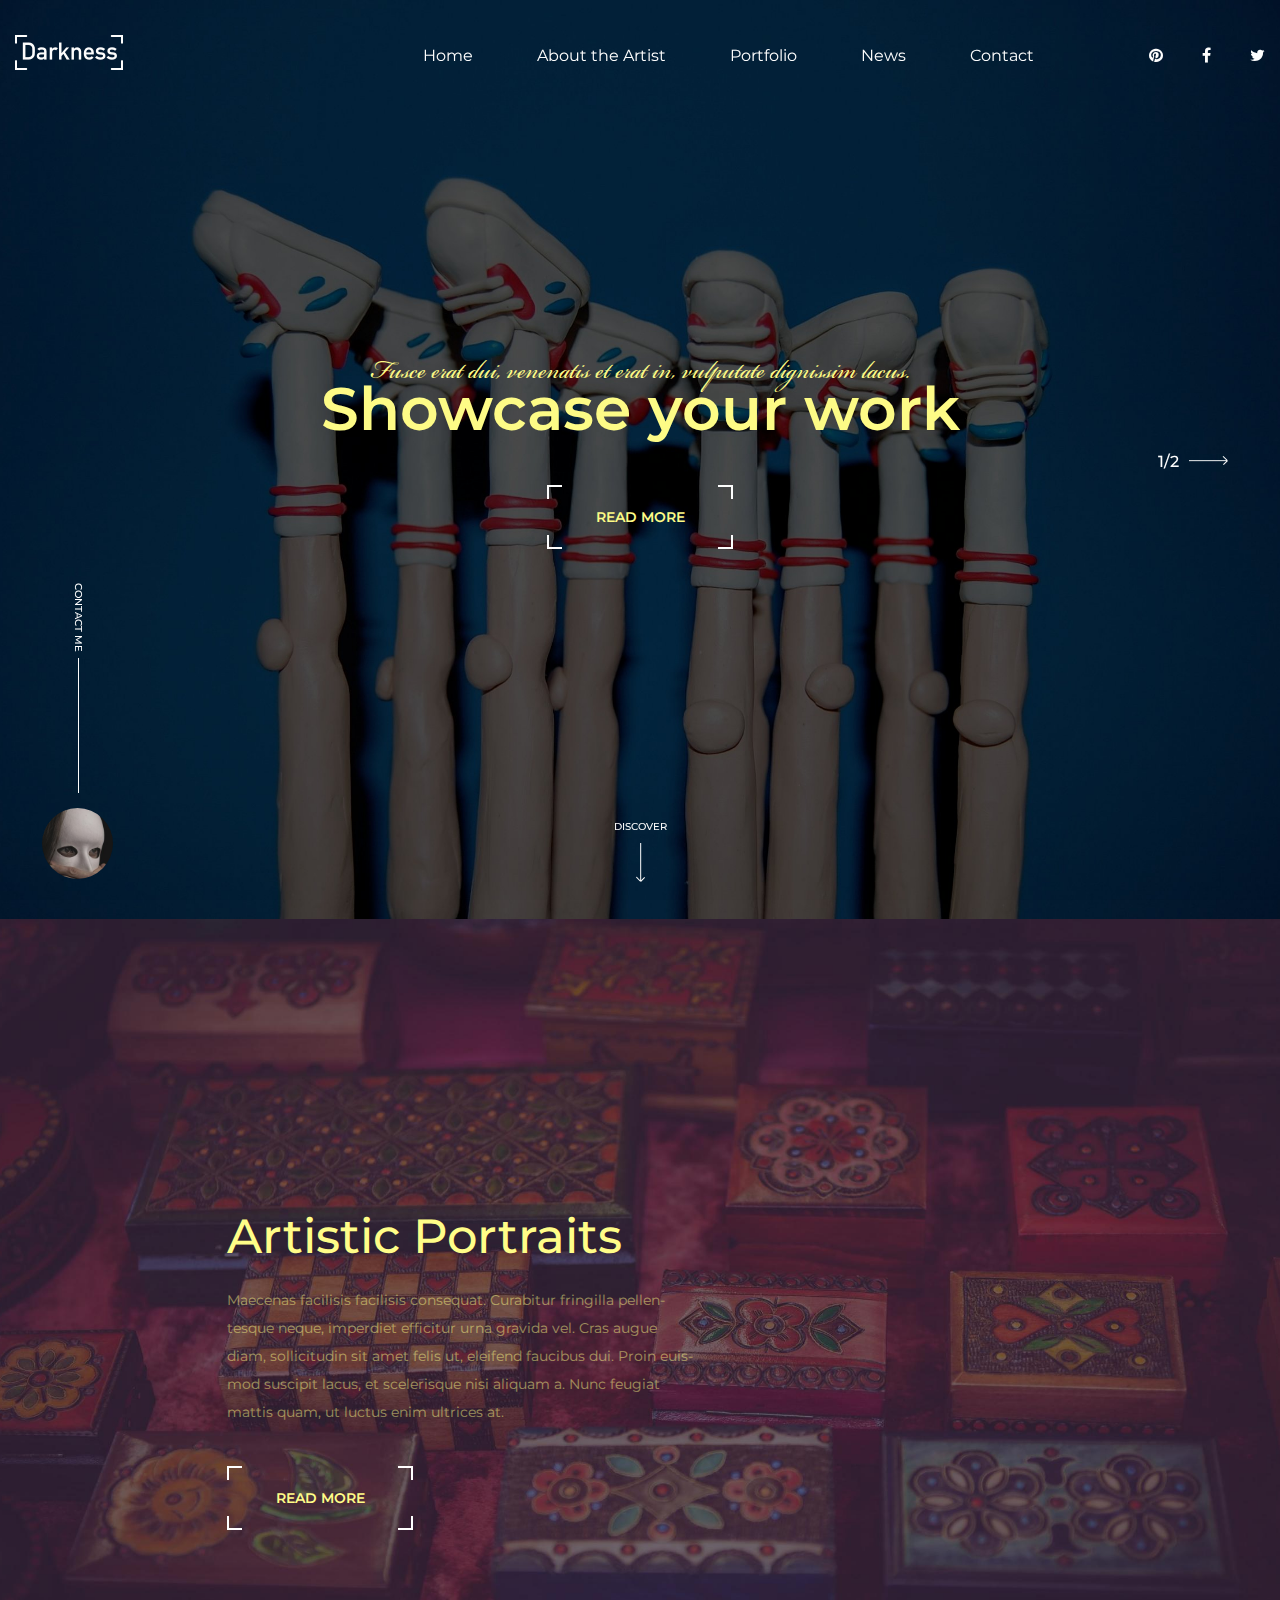
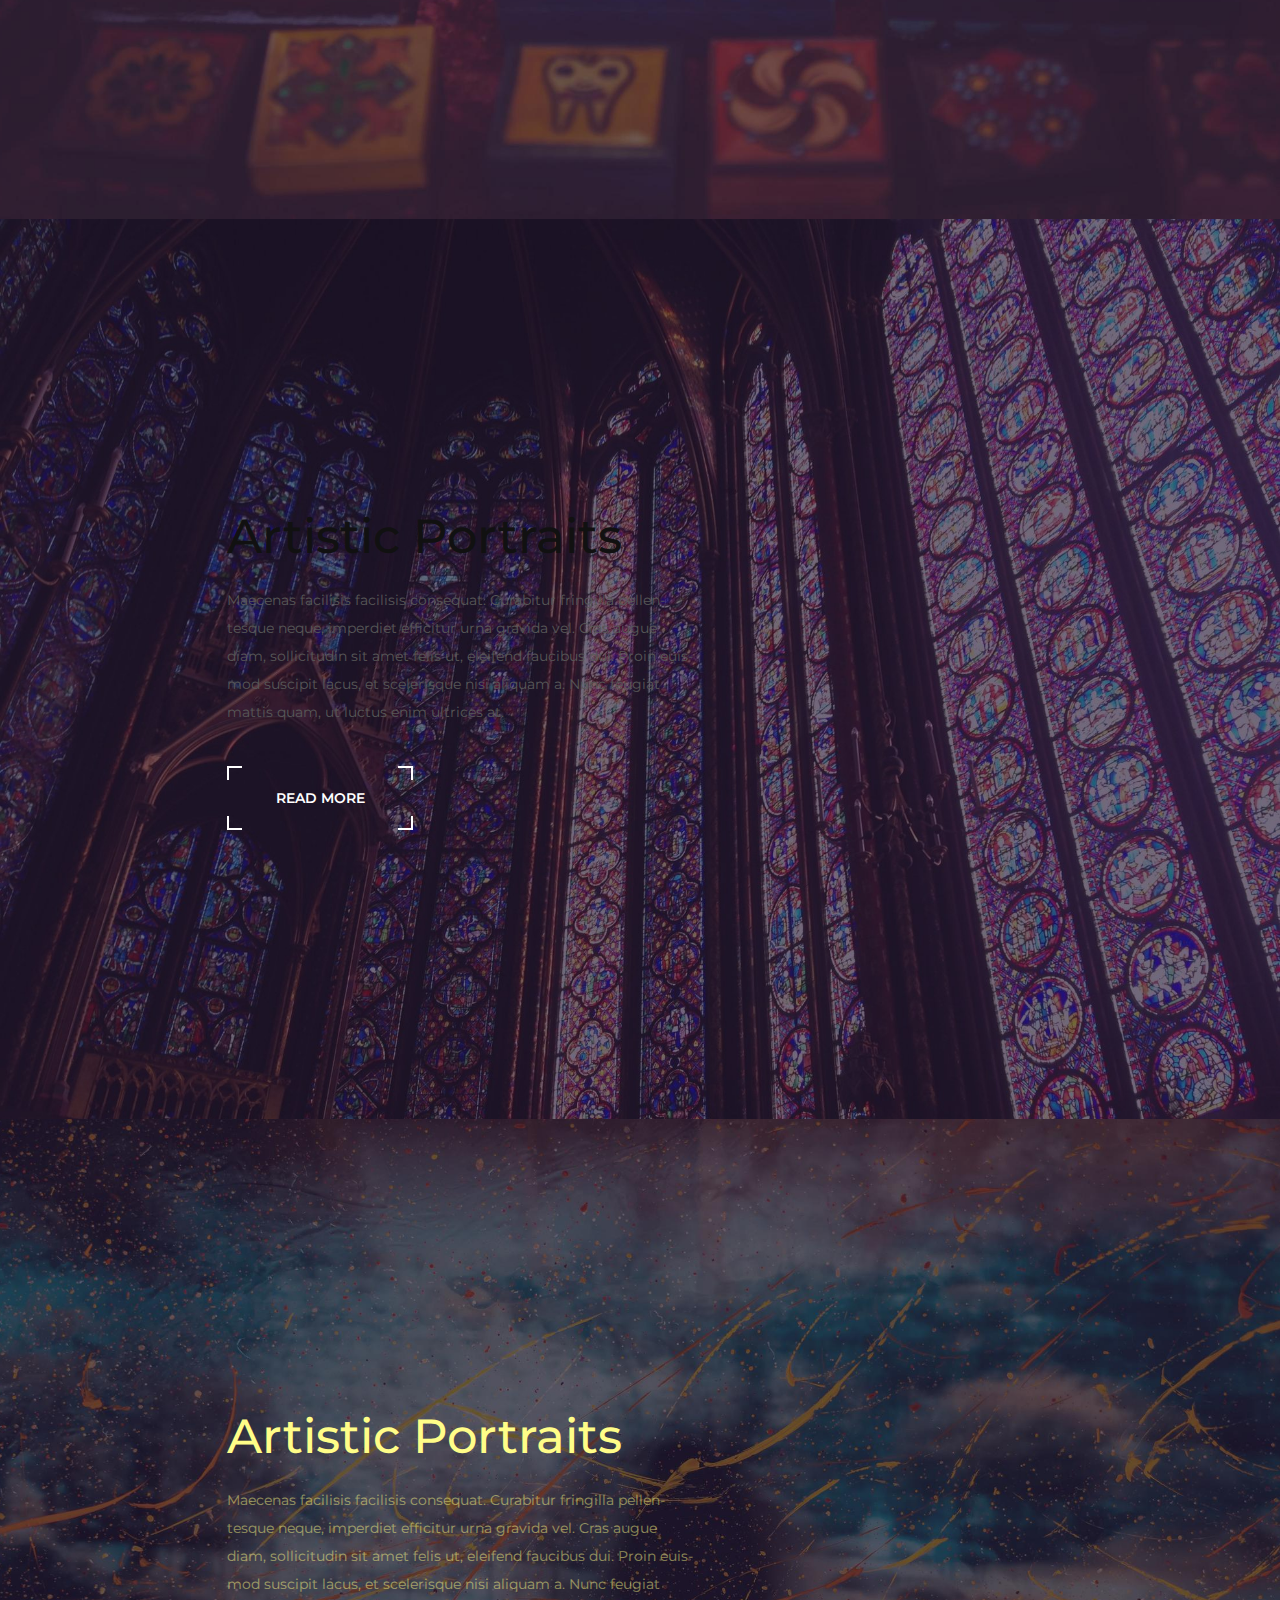
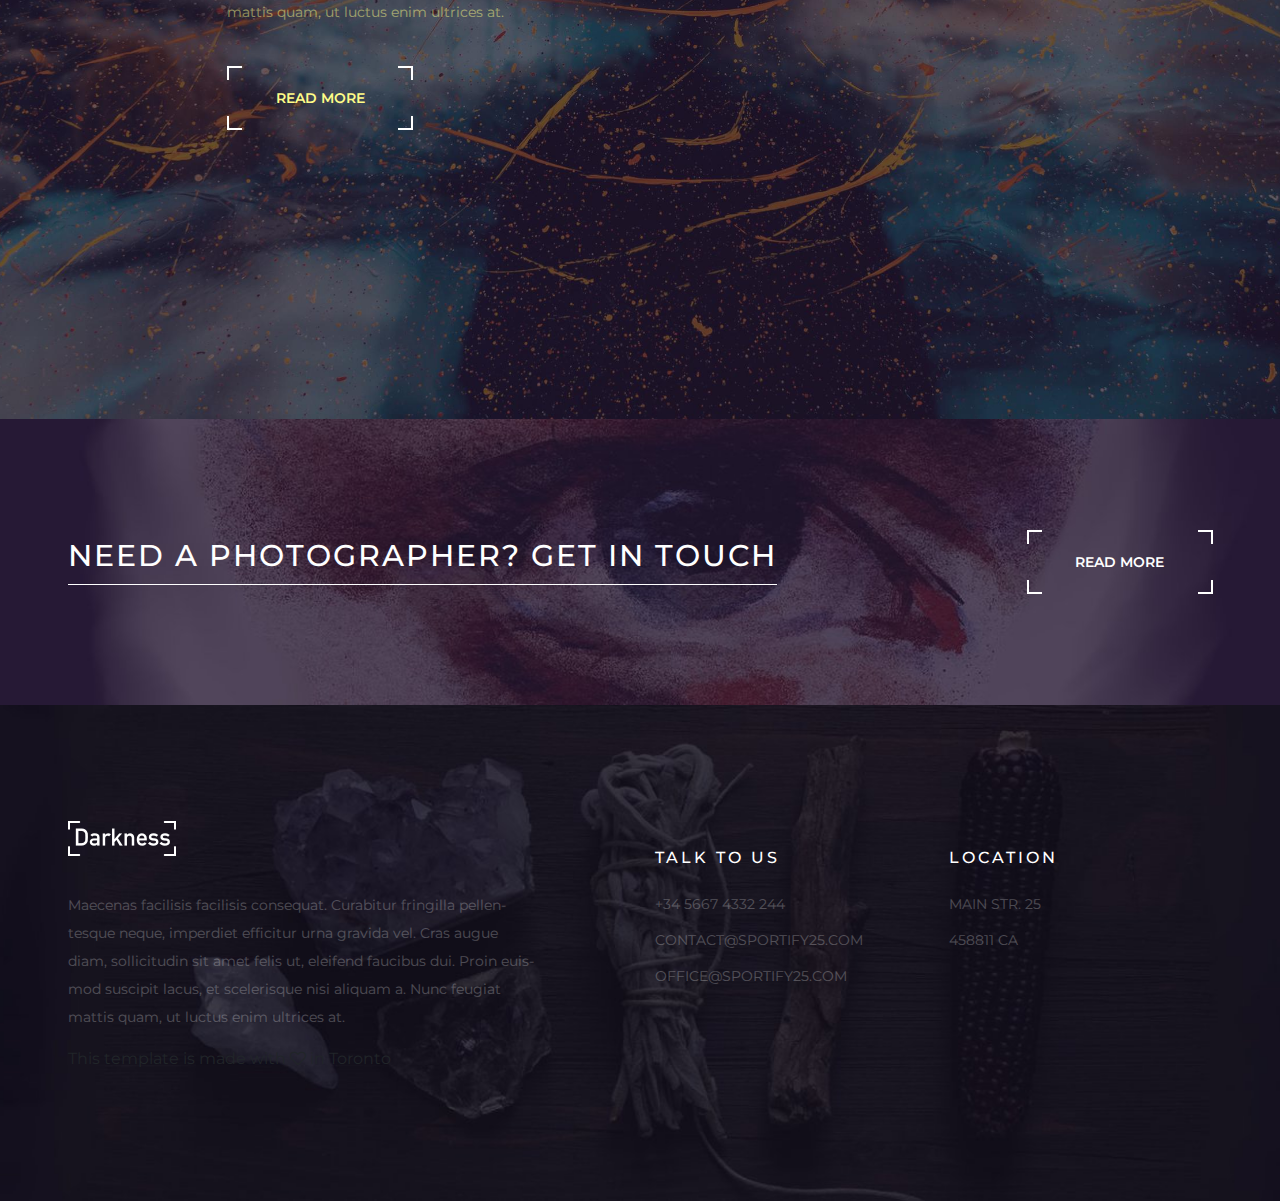
<file: index.html>
<!DOCTYPE html>
<html lang="zxx">
<head>
	<title>Darkness</title>
	<meta charset="UTF-8">
	<meta name="description" content="Darkness Template">
	<meta name="keywords" content="darkness, photo, html">
	<meta name="viewport" content="width=device-width, initial-scale=1.0">
	<!-- Favicon -->
	<link href="img/favicon.ico" rel="shortcut icon"/>

	<!-- Google Font -->
	<link href="https://fonts.googleapis.com/css?family=Montserrat:400,400i,500,500i,600,600i,700,700i" rel="stylesheet">

	<!-- Stylesheets -->
	<link rel="stylesheet" href="css/bootstrap.min.css"/>
	<link rel="stylesheet" href="css/font-awesome.min.css"/>
	<link rel="stylesheet" href="css/owl.carousel.min.css"/>
	<link rel="stylesheet" href="css/fullpage.min.css"/>
	<link rel="stylesheet" href="css/magnific-popup.css"/>

	<!-- Main Stylesheets -->
	<link rel="stylesheet" href="css/style.css"/>


	<!--[if lt IE 9]>
		<script src="https://oss.maxcdn.com/html5shiv/3.7.2/html5shiv.min.js"></script>
		<script src="https://oss.maxcdn.com/respond/1.4.2/respond.min.js"></script>
	<![endif]-->

</head>
<body class="home-page">
	<!-- Page Preloder -->
	<div id="preloder">
		<div class="loader"></div>
	</div>

	<!-- Header Section -->
	<header class="header-section">
		<div class="header-warp">
			<!-- logo -->
			<a href="index.html" class="site-logo">
				<img src="img/logo.png" alt="">
			</a>
			<div class="header-social">
				<a href=""><i class="fa fa-pinterest"></i></a>
				<a href=""><i class="fa fa-facebook"></i></a>
				<a href=""><i class="fa fa-twitter"></i></a>
			</div>
			<div class="nav-switch">
				<i class="fa fa-bars"></i>
			</div>
			<!-- menu -->
			<ul class="main-menu">
				<li><a href="index.html">Home</a></li>
				<li><a href="home-2.html">About the Artist</a></li>
				<li><a href="portfolio.html">Portfolio</a></li>
				<li><a href="blog.html">News</a></li>
				<li><a href="contact.html">Contact</a></li>
			</ul>
		</div>
	</header>
	<!-- Header Section end-->
	                    
	<div id="fullpage">
		<!-- Hero section -->
		<div class="section fp-auto-height" id="hero-section">
			<div class="hero-slider owl-carousel">
				<div class="hs-item set-bg" data-setbg="./img/slider/1.jpg">
					<div class="container text-white">
						<h1>Fusce erat dui, venenatis et erat in, vulputate dignissim lacus. </h1>
						<h2>Showcase your work</h2>
						<div class="site-btn"><span>Read More</span></div>
					</div>
				</div>
				<div class="hs-item set-bg" data-setbg="./img/slider/2.jpg">
					<div class="container text-white">
						<h1>Fusce erat dui, venenatis et erat in, vulputate dignissim lacus. </h1>
						<h2>Creative natural short</h2>
						<div class="site-btn"><span>Read More</span></div>
					</div>
				</div>
			</div>
			<div class="slide-num-holder" id="snh-1"></div>
			<div class="down-sign">
				<h6>Discover</h6>
				<img src="img/icons/arrow-down.png" alt="">
			</div>
			<div class="contact-link">
				<p>Contact me</p>
				<a href="#"><img src="img/contact.jpg" alt=""></a>
			</div>
		</div>
		<!-- Hero section end -->
		
		<!-- About one Section -->
		<div class="section about-section about-one set-bg" data-setbg="./img/section-bg/1.jpg">
			<div class="about-content-warp text-white">
				<h2>Artistic Portraits</h2>
				<p>Maecenas facilisis facilisis consequat. Curabitur fringilla pellen-tesque neque, imperdiet efficitur urna gravida vel. Cras augue diam, sollicitudin sit amet felis ut, eleifend faucibus dui. Proin euis-mod suscipit lacus, et scelerisque nisi aliquam a. Nunc feugiat mattis quam, ut luctus enim ultrices at.</p>
				<div class="site-btn"><span>Read More</span></div>
			</div>
		</div>
		<!-- About one Section end-->

		<!-- About two Section -->
		<div class="section about-section about-two set-bg" data-setbg="./img/section-bg/2.jpg">
			<div class="about-content-warp">
				<h2>Artistic Portraits</h2>
				<p>Maecenas facilisis facilisis consequat. Curabitur fringilla pellen-tesque neque, imperdiet efficitur urna gravida vel. Cras augue diam, sollicitudin sit amet felis ut, eleifend faucibus dui. Proin euis-mod suscipit lacus, et scelerisque nisi aliquam a. Nunc feugiat mattis quam, ut luctus enim ultrices at.</p>
				<div class="site-btn"><span>Read More</span></div>
			</div>
		</div>
		<!-- About two Section end -->

		<!-- About three Section -->
		<div class="section about-section about-three set-bg" data-setbg="./img/section-bg/3.jpg">
			<div class="about-content-warp text-white">
				<h2>Artistic Portraits</h2>
				<p>Maecenas facilisis facilisis consequat. Curabitur fringilla pellen-tesque neque, imperdiet efficitur urna gravida vel. Cras augue diam, sollicitudin sit amet felis ut, eleifend faucibus dui. Proin euis-mod suscipit lacus, et scelerisque nisi aliquam a. Nunc feugiat mattis quam, ut luctus enim ultrices at.</p>
				<div class="site-btn"><span>Read More</span></div>
			</div>
		</div>
		<!-- About three Section end-->
	</div>

	<!-- Banner Section -->
	<section class="banner-section set-bg" data-setbg="./img/banner-bg.jpg">
		<div class="container">
			<div class="row">
				<div class="col-lg-9">
					<h2>Need a photographer? Get in touch</h2>
				</div>
				<div class="col-lg-3 text-lg-right text-left">
					<div class="site-btn"><span>Read More</span></div>
				</div>
			</div>
		</div>
	</section>
	<!-- Banner Section end -->

	<!-- Footer Section -->
	<footer class="footer-section set-bg" data-setbg="img/footer-bg.jpg">
		<div class="container">
			<div class="row">
				<div class="col-lg-6">
					<div class="footer-about">
						<img src="img/logo.png" alt="">
						<p>Maecenas facilisis facilisis consequat. Curabitur fringilla pellen-tesque neque, imperdiet efficitur urna gravida vel. Cras augue diam, sollicitudin sit amet felis ut, eleifend faucibus dui. Proin euis-mod suscipit lacus, et scelerisque nisi aliquam a. Nunc feugiat mattis quam, ut luctus enim ultrices at.</p>
					</div>	
				</div>
				<div class="col-lg-3 col-md-6">
					<div class="footer-info">
						<h6>Talk to us </h6>
						<ul>
							<li>+34 5667 4332 244</li>
							<li>Contact@sportify25.com</li>
							<li>office@sportify25.com</li>
						</ul>
					</div>
				</div>
				<div class="col-lg-3 col-md-6">
					<div class="footer-info">
						<h6>Location</h6>
						<ul>
							<li>MAin str. 25</li>
							<li>458811 CA</li>
						</ul>
					</div>
				</div>
			</div>


			This template is made with <i class="fa fa-heart-o" aria-hidden="true"></i> in Toronto


		</div>
	</footer>
	<!-- Footer Section end-->


	<!--====== Javascripts & Jquery ======-->
	<script src="js/jquery-3.2.1.min.js"></script>
	<script src="js/owl.carousel.min.js"></script>
	<script src="js/mixitup.min.js"></script>
	<script src="js/masonry.pkgd.min.js"></script>
	<script src="js/fullpage.min.js"></script>
	<script src="js/main.js"></script>

	</body>
</html>
</file>
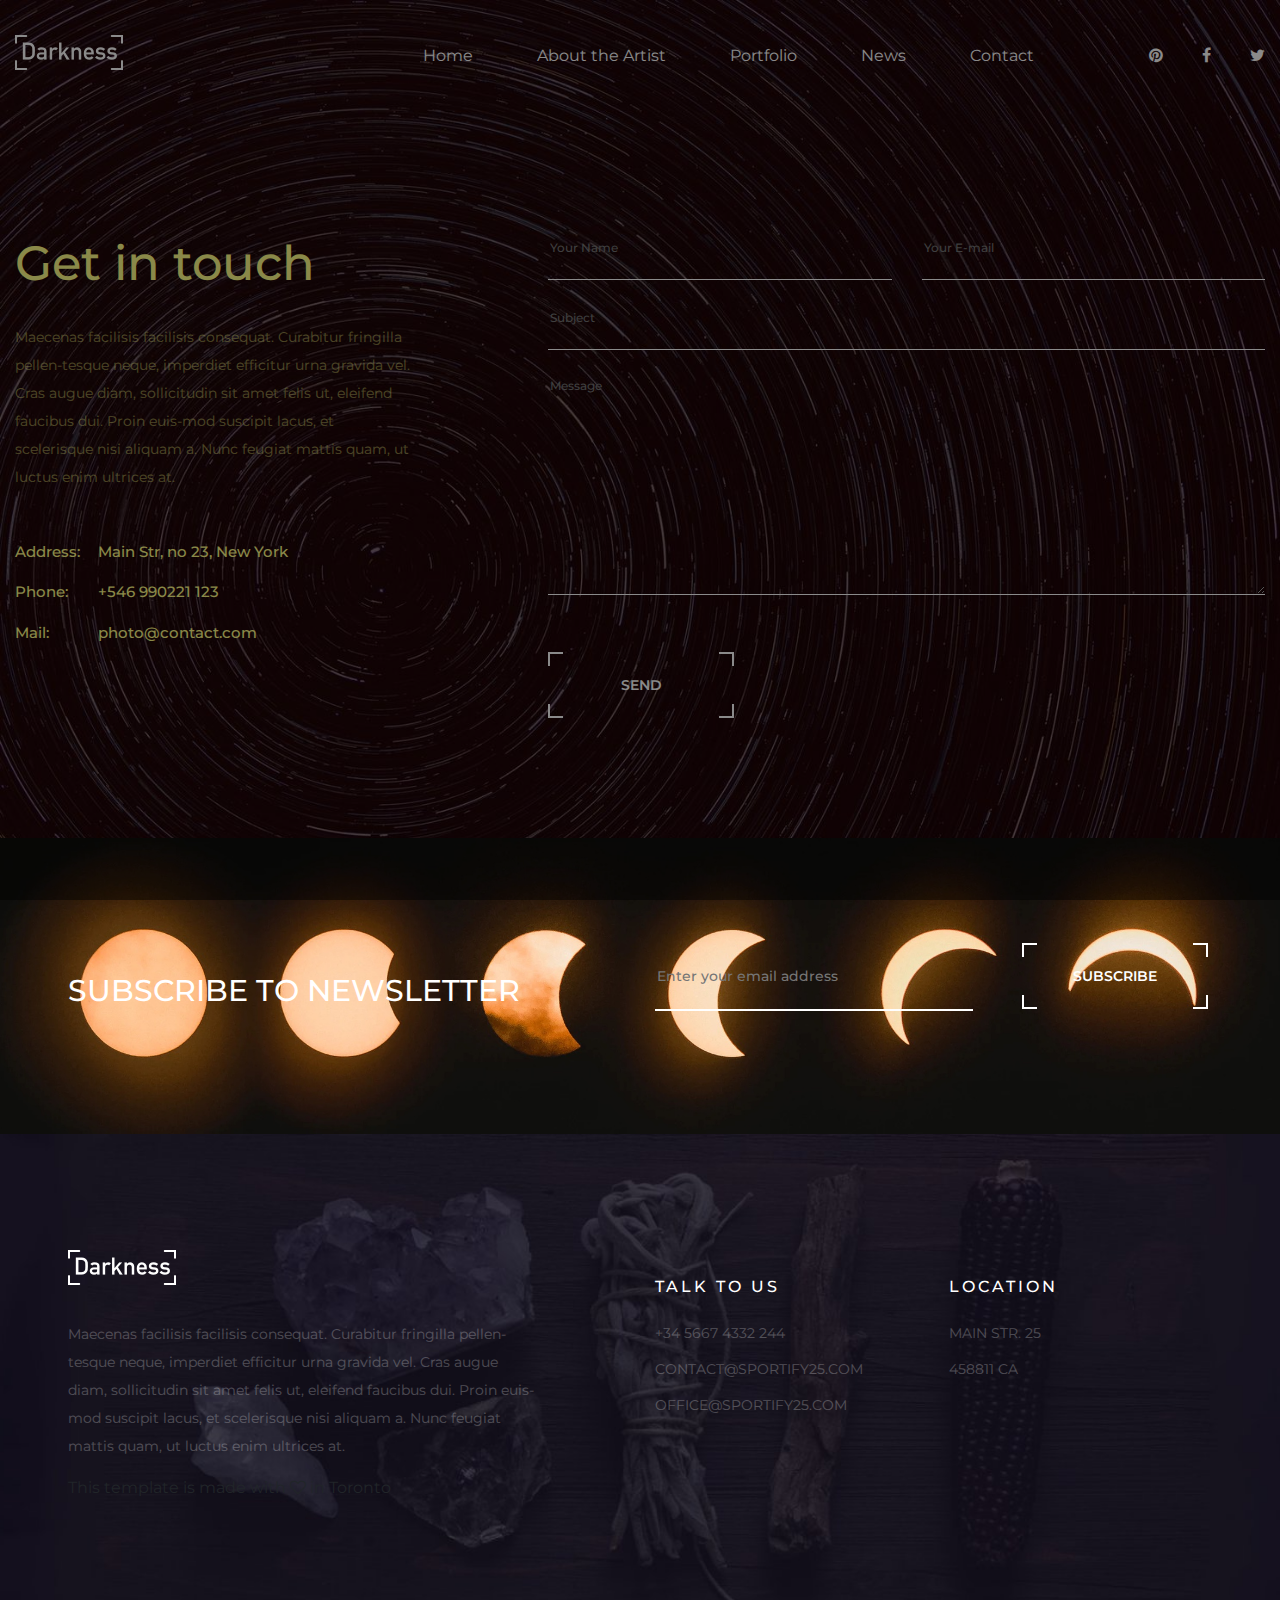
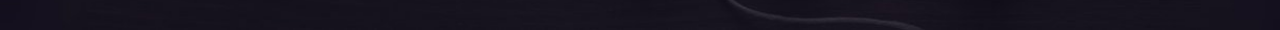
<file: contact.html>
<!DOCTYPE html>
<html lang="zxx">
<head>
	<title>Darkness</title>
	<meta charset="UTF-8">
	<meta name="description" content="Darkness Template">
	<meta name="keywords" content="darkness, photo, html">
	<meta name="viewport" content="width=device-width, initial-scale=1.0">
	<!-- Favicon -->
	<link href="img/favicon.ico" rel="shortcut icon"/>

	<!-- Google Font -->
	<link href="https://fonts.googleapis.com/css?family=Montserrat:400,400i,500,500i,600,600i,700,700i" rel="stylesheet">

	<!-- Stylesheets -->
	<link rel="stylesheet" href="css/bootstrap.min.css"/>
	<link rel="stylesheet" href="css/font-awesome.min.css"/>
	<link rel="stylesheet" href="css/owl.carousel.min.css"/>
	<link rel="stylesheet" href="css/fullpage.min.css"/>
	<link rel="stylesheet" href="css/magnific-popup.css"/>

	<!-- Main Stylesheets -->
	<link rel="stylesheet" href="css/style.css"/>


	<!--[if lt IE 9]>
		<script src="https://oss.maxcdn.com/html5shiv/3.7.2/html5shiv.min.js"></script>
		<script src="https://oss.maxcdn.com/respond/1.4.2/respond.min.js"></script>
	<![endif]-->

</head>
<body>
	<!-- Page Preloder -->
	<div id="preloder">
		<div class="loader"></div>
	</div>

	<!-- Header Section -->
	<header class="header-section">
		<div class="header-warp">
			<!-- logo -->
			<a href="index.html" class="site-logo">
				<img src="img/logo.png" alt="">
			</a>
			<div class="header-social">
				<a href=""><i class="fa fa-pinterest"></i></a>
				<a href=""><i class="fa fa-facebook"></i></a>
				<a href=""><i class="fa fa-twitter"></i></a>
			</div>
			<div class="nav-switch">
				<i class="fa fa-bars"></i>
			</div>
			<!-- menu -->
			<ul class="main-menu">
				<li><a href="index.html">Home</a></li>
				<li><a href="home-2.html">About the Artist</a></li>
				<li><a href="portfolio.html">Portfolio</a></li>
				<li><a href="blog.html">News</a></li>
				<li><a href="contact.html">Contact</a></li>
			</ul>
		</div>
	</header>
	<!-- Header Section end-->
	
	<!-- Contact Section -->
	<section class="contact-page set-bg" data-setbg="img/contact-bg.jpg">
		<div class="sp-container">
			<div class="row">
				<div class="col-lg-4">
					<div class="contact-text text-white">
						<h2>Get in touch</h2>
						<p>Maecenas facilisis facilisis consequat. Curabitur fringilla pellen-tesque neque, imperdiet efficitur urna gravida vel. Cras augue diam, sollicitudin sit amet felis ut, eleifend faucibus dui. Proin euis-mod suscipit lacus, et scelerisque nisi aliquam a. Nunc feugiat mattis quam, ut luctus enim ultrices at.</p>
						<ul>
							<li><h6>Address:</h6>Main Str, no 23, New York</li>
							<li><h6>Phone:</h6>+546 990221 123</li>
							<li><h6>Mail:</h6>photo@contact.com</li>
						</ul>
					</div>
				</div>
				<div class="col-lg-7 offset-lg-1">
					<form class="contact-form">
						<div class="row">
							<div class="col-md-6">
								<input type="text" placeholder="Your Name">
							</div>
							<div class="col-md-6">
								<input type="text" placeholder="Your E-mail">
							</div>
							<div class="col-md-12">
								<input type="text" placeholder="Subject">
								<textarea placeholder="Message"></textarea>
								<button class="site-btn"><span>send</span></button>
							</div>
						</div>
					</form>
				</div>
			</div>
		</div>
	</section>
	<!-- Contact Section end -->

	<!-- Newsletter Section -->
	<section class="newsletter-section set-bg" data-setbg="./img/newsletter-bg.jpg">
		<div class="container">
			<div class="row">
				<div class="col-lg-6">
					<h3>Subscribe to newsletter</h3>
				</div>
				<div class="col-lg-6">
					<form class="newsletter-form">
						<input type="text" placeholder="Enter your email address">
						<button class="site-btn"><span>Subscribe</span></button>
					</form>
				</div>
			</div>
		</div>
	</section>
	<!-- Newsletter Section end -->

	<!-- Footer Section -->
	<footer class="footer-section set-bg" data-setbg="img/footer-bg.jpg">
		<div class="container">
			<div class="row">
				<div class="col-lg-6">
					<div class="footer-about">
						<img src="img/logo.png" alt="">
						<p>Maecenas facilisis facilisis consequat. Curabitur fringilla pellen-tesque neque, imperdiet efficitur urna gravida vel. Cras augue diam, sollicitudin sit amet felis ut, eleifend faucibus dui. Proin euis-mod suscipit lacus, et scelerisque nisi aliquam a. Nunc feugiat mattis quam, ut luctus enim ultrices at.</p>
					</div>	
				</div>
				<div class="col-lg-3 col-md-6">
					<div class="footer-info">
						<h6>Talk to us </h6>
						<ul>
							<li>+34 5667 4332 244</li>
							<li>Contact@sportify25.com</li>
							<li>office@sportify25.com</li>
						</ul>
					</div>
				</div>
				<div class="col-lg-3 col-md-6">
					<div class="footer-info">
						<h6>Location</h6>
						<ul>
							<li>MAin str. 25</li>
							<li>458811 CA</li>
						</ul>
					</div>
				</div>
			</div>


			This template is made with <i class="fa fa-heart-o" aria-hidden="true"></i> in Toronto


		</div>
	</footer>
	<!-- Footer Section end-->


	<!--====== Javascripts & Jquery ======-->
	<script src="js/jquery-3.2.1.min.js"></script>
	<script src="js/owl.carousel.min.js"></script>
	<script src="js/mixitup.min.js"></script>
	<script src="js/masonry.pkgd.min.js"></script>
	<script src="js/fullpage.min.js"></script>
	<script src="js/main.js"></script>

	</body>
</html>
</file>
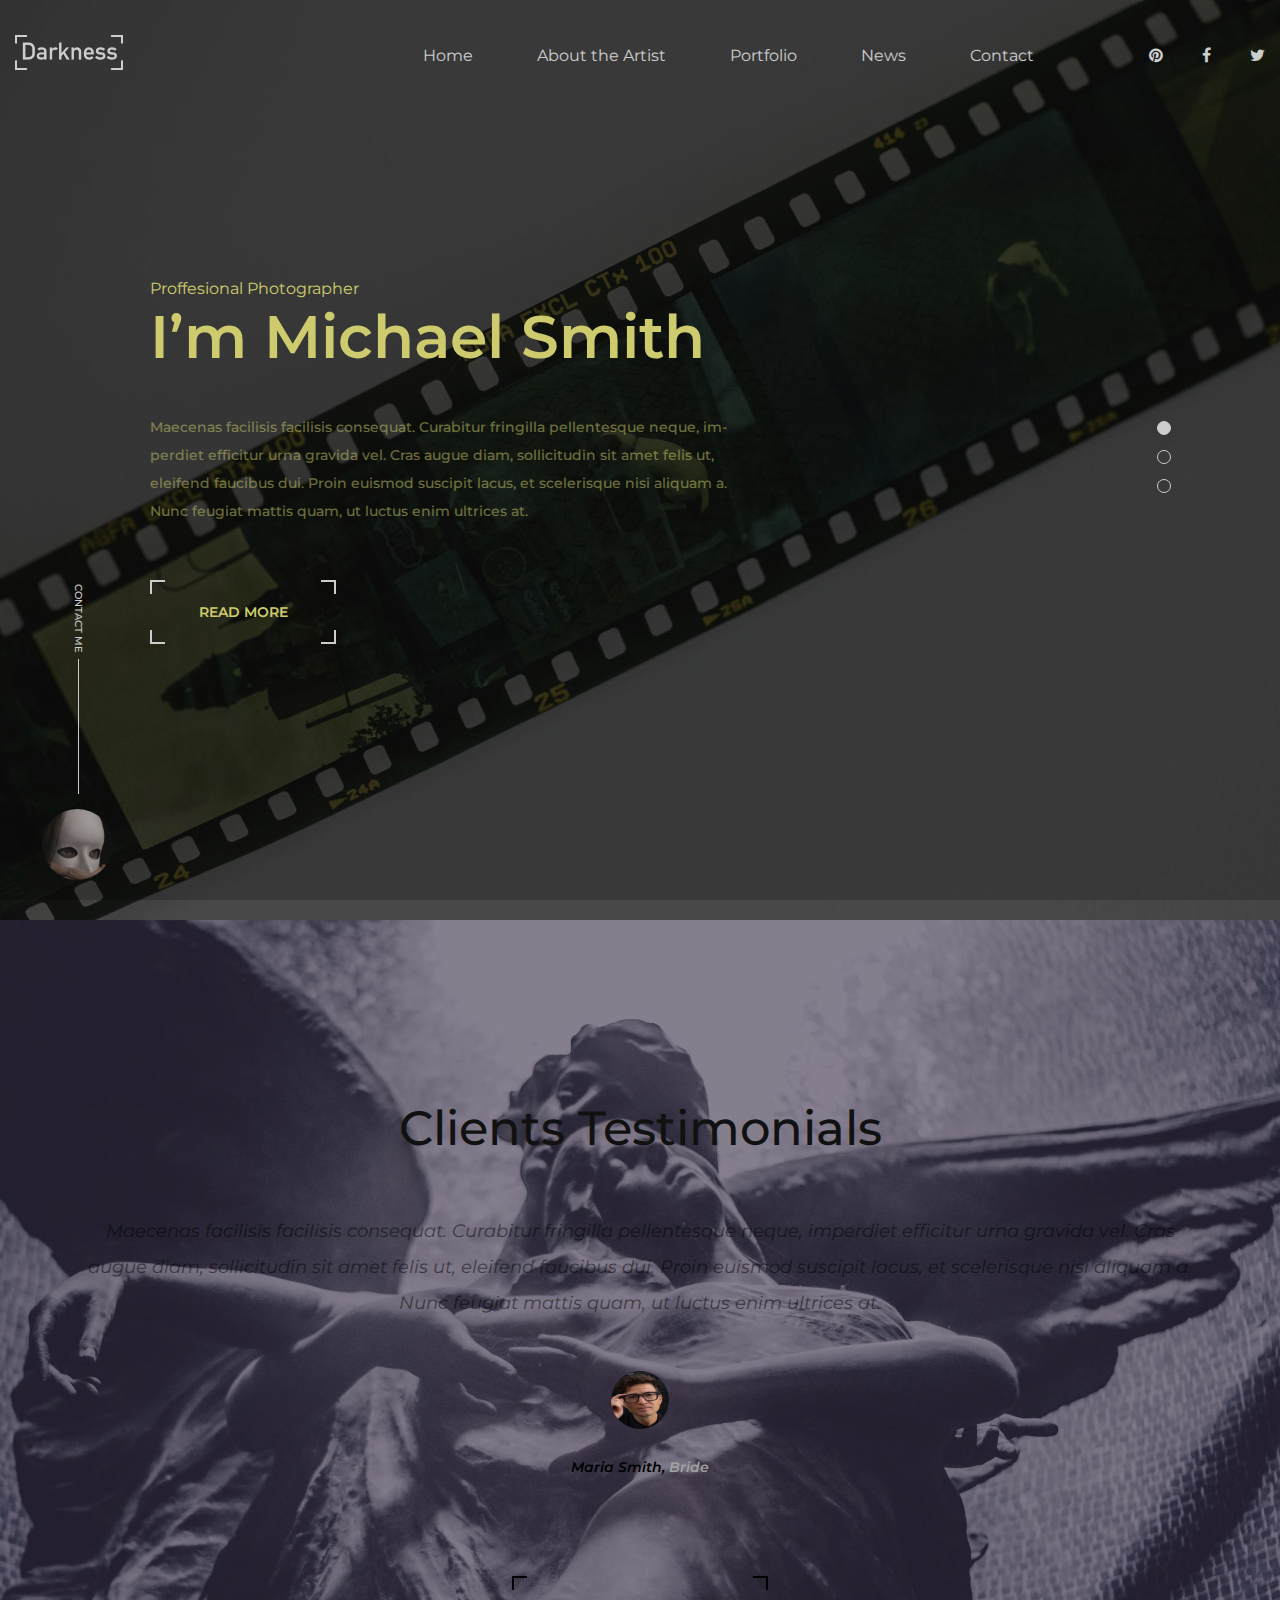
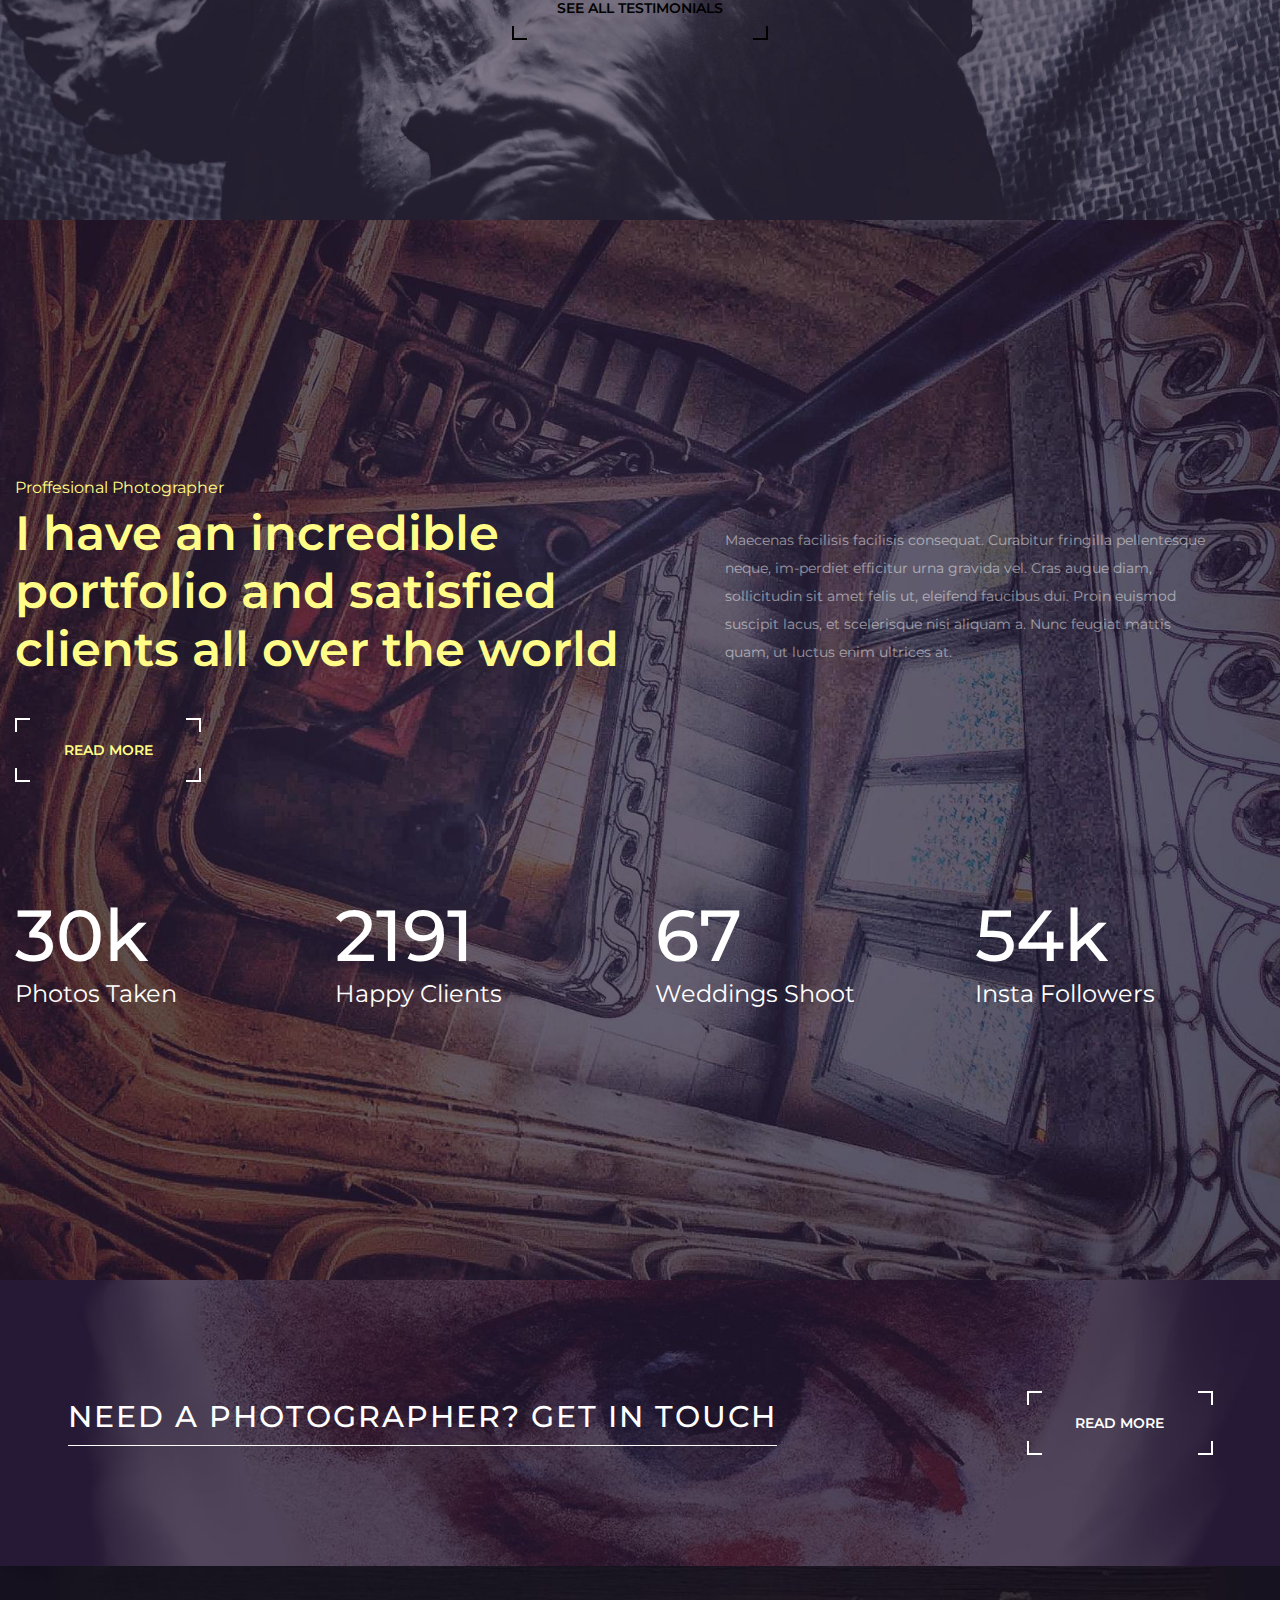
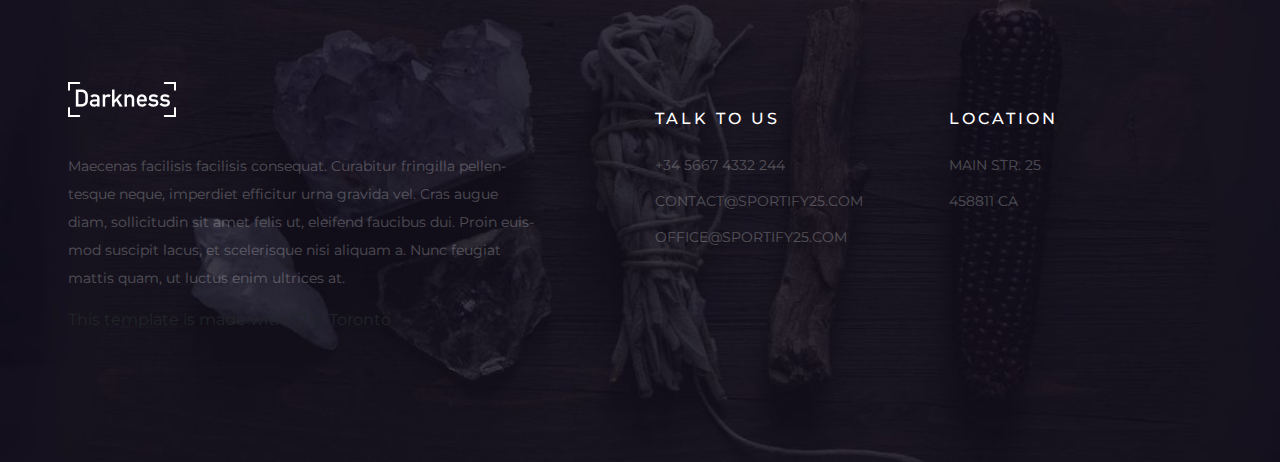
<file: home-2.html>
<!DOCTYPE html>
<html lang="zxx">
<head>
	<title>Darkness</title>
	<meta charset="UTF-8">
	<meta name="description" content="Darkness Template">
	<meta name="keywords" content="darkness, photo, html">
	<meta name="viewport" content="width=device-width, initial-scale=1.0">
	<!-- Favicon -->
	<link href="img/favicon.ico" rel="shortcut icon"/>

	<!-- Google Font -->
	<link href="https://fonts.googleapis.com/css?family=Montserrat:400,400i,500,500i,600,600i,700,700i" rel="stylesheet">

	<!-- Stylesheets -->
	<link rel="stylesheet" href="css/bootstrap.min.css"/>
	<link rel="stylesheet" href="css/font-awesome.min.css"/>
	<link rel="stylesheet" href="css/owl.carousel.min.css"/>
	<link rel="stylesheet" href="css/fullpage.min.css"/>
	<link rel="stylesheet" href="css/magnific-popup.css"/>

	<!-- Main Stylesheets -->
	<link rel="stylesheet" href="css/style.css"/>


	<!--[if lt IE 9]>
		<script src="https://oss.maxcdn.com/html5shiv/3.7.2/html5shiv.min.js"></script>
		<script src="https://oss.maxcdn.com/respond/1.4.2/respond.min.js"></script>
	<![endif]-->

</head>
<body class="home-page-two">
	<!-- Page Preloder -->
	<div id="preloder">
		<div class="loader"></div>
	</div>

	<!-- Header Section -->
	<header class="header-section">
		<div class="header-warp">
			<!-- logo -->
			<a href="index.html" class="site-logo">
				<img src="img/logo.png" alt="">
			</a>
			<div class="header-social">
				<a href=""><i class="fa fa-pinterest"></i></a>
				<a href=""><i class="fa fa-facebook"></i></a>
				<a href=""><i class="fa fa-twitter"></i></a>
			</div>
			<div class="nav-switch">
				<i class="fa fa-bars"></i>
			</div>
			<!-- menu -->
			<ul class="main-menu">
				<li><a href="index.html">Home</a></li>
				<li><a href="home-2.html">About the Artist</a></li>
				<li><a href="portfolio.html">Portfolio</a></li>
				<li><a href="blog.html">News</a></li>
				<li><a href="contact.html">Contact</a></li>
			</ul>
		</div>
	</header>
	<!-- Header Section end-->
	                    
	<div id="fullpage">
		<!-- Hero section -->
		<div class="section fp-auto-height" id="hero-section">
			<div class="hero-section-2 d-flex align-items-center set-bg" data-setbg="./img/slider/2.jpg">
				<div class="sp-container">
					<div class="hero-content text-white">
						<span>Proffesional Photographer</span>
						<h2>I’m Michael Smith</h2>
						<p>Maecenas facilisis facilisis consequat. Curabitur fringilla pellentesque neque, im-perdiet efficitur urna gravida vel. Cras augue diam, sollicitudin sit amet felis ut, eleifend faucibus dui. Proin euismod suscipit lacus, et scelerisque nisi aliquam a. Nunc feugiat mattis quam, ut luctus enim ultrices at.</p>
						<div class="site-btn"><span>Read More</span></div>
					</div>
				</div>
			</div>
			<div class="contact-link">
				<p>Contact me</p>
				<a href="#"><img src="img/contact.jpg" alt=""></a>
			</div>
		</div>
		<!-- Hero section end -->

		<!-- Testimonial section -->
		<div class="section testimonial-section set-bg" data-setbg="./img/section-bg/4.jpg">
			<div class="container">
				<div class="testimonial-content">
					<h2>Clients Testimonials</h2>
					<p>Maecenas facilisis facilisis consequat. Curabitur fringilla pellentesque neque, imperdiet efficitur urna gravida vel. Cras augue diam, sollicitudin sit amet felis ut, eleifend faucibus dui. Proin euismod suscipit lacus, et scelerisque nisi aliquam a. Nunc feugiat mattis quam, ut luctus enim ultrices at.</p>
					<img src="img/testi-avatar.jpg" class="testi-avatar" alt="">
					<h6>Maria Smith, <span>Bride</span></h6>
					<div class="site-btn sb-dark"><span>See all testimonials</span></div>
				</div>
			</div>
		</div>
		<!-- Testimonial section end-->

		<!-- About section -->
		<div class="section sp-about-section set-bg" data-setbg="./img/section-bg/5.jpg">
			<div class="sp-container">
				<div class="row sp-about-content">
					<div class="col-lg-6">
						<div class="text-white">
							<span>Proffesional Photographer</span>
							<h2>I have an incredible portfolio and satisfied clients all over the world</h2>
							<div class="site-btn"><span>Read More</span></div>
						</div>
					</div>
					<div class="col-lg-6">
						<div class="sp-about-text">
							<p>Maecenas facilisis facilisis consequat. Curabitur fringilla pellentesque neque, im-perdiet efficitur urna gravida vel. Cras augue diam, sollicitudin sit amet felis ut, eleifend faucibus dui. Proin euismod suscipit lacus, et scelerisque nisi aliquam a. Nunc feugiat mattis quam, ut luctus enim ultrices at.</p>
						</div>
					</div>
				</div>
				<div class="row">
					<div class="col-md-3 col-6 fact-item">
						<h2>30k</h2>
						<p>Photos Taken</p>
					</div>
					<div class="col-md-3 col-6 fact-item">
						<h2>2191</h2>
						<p>Happy Clients</p>
					</div>
					<div class="col-md-3 col-6 fact-item">
						<h2>67</h2>
						<p>Weddings Shoot</p>
					</div>
					<div class="col-md-3 col-6 fact-item">
						<h2>54k</h2>
						<p>Insta Followers</p>
					</div>
				</div>
			</div>
		</div>
		<!-- About section end-->
	</div>

	<!-- Banner Section -->
	<section class="banner-section set-bg" data-setbg="./img/banner-bg.jpg">
		<div class="container">
			<div class="row">
				<div class="col-lg-9">
					<h2>Need a photographer? Get in touch</h2>
				</div>
				<div class="col-lg-3 text-lg-right text-left">
					<div class="site-btn"><span>Read More</span></div>
				</div>
			</div>
		</div>
	</section>
	<!-- Banner Section end -->

	<!-- Footer Section -->
	<footer class="footer-section set-bg" data-setbg="img/footer-bg.jpg">
		<div class="container">
			<div class="row">
				<div class="col-lg-6">
					<div class="footer-about">
						<img src="img/logo.png" alt="">
						<p>Maecenas facilisis facilisis consequat. Curabitur fringilla pellen-tesque neque, imperdiet efficitur urna gravida vel. Cras augue diam, sollicitudin sit amet felis ut, eleifend faucibus dui. Proin euis-mod suscipit lacus, et scelerisque nisi aliquam a. Nunc feugiat mattis quam, ut luctus enim ultrices at.</p>
					</div>	
				</div>
				<div class="col-lg-3 col-md-6">
					<div class="footer-info">
						<h6>Talk to us </h6>
						<ul>
							<li>+34 5667 4332 244</li>
							<li>Contact@sportify25.com</li>
							<li>office@sportify25.com</li>
						</ul>
					</div>
				</div>
				<div class="col-lg-3 col-md-6">
					<div class="footer-info">
						<h6>Location</h6>
						<ul>
							<li>MAin str. 25</li>
							<li>458811 CA</li>
						</ul>
					</div>
				</div>
			</div>

			This template is made with <i class="fa fa-heart-o" aria-hidden="true"></i> in Toronto


		</div>
	</footer>
	<!-- Footer Section end-->


	<!--====== Javascripts & Jquery ======-->
	<script src="js/jquery-3.2.1.min.js"></script>
	<script src="js/owl.carousel.min.js"></script>
	<script src="js/mixitup.min.js"></script>
	<script src="js/masonry.pkgd.min.js"></script>
	<script src="js/fullpage.min.js"></script>
	<script src="js/main.js"></script>

	</body>
</html>
</file>
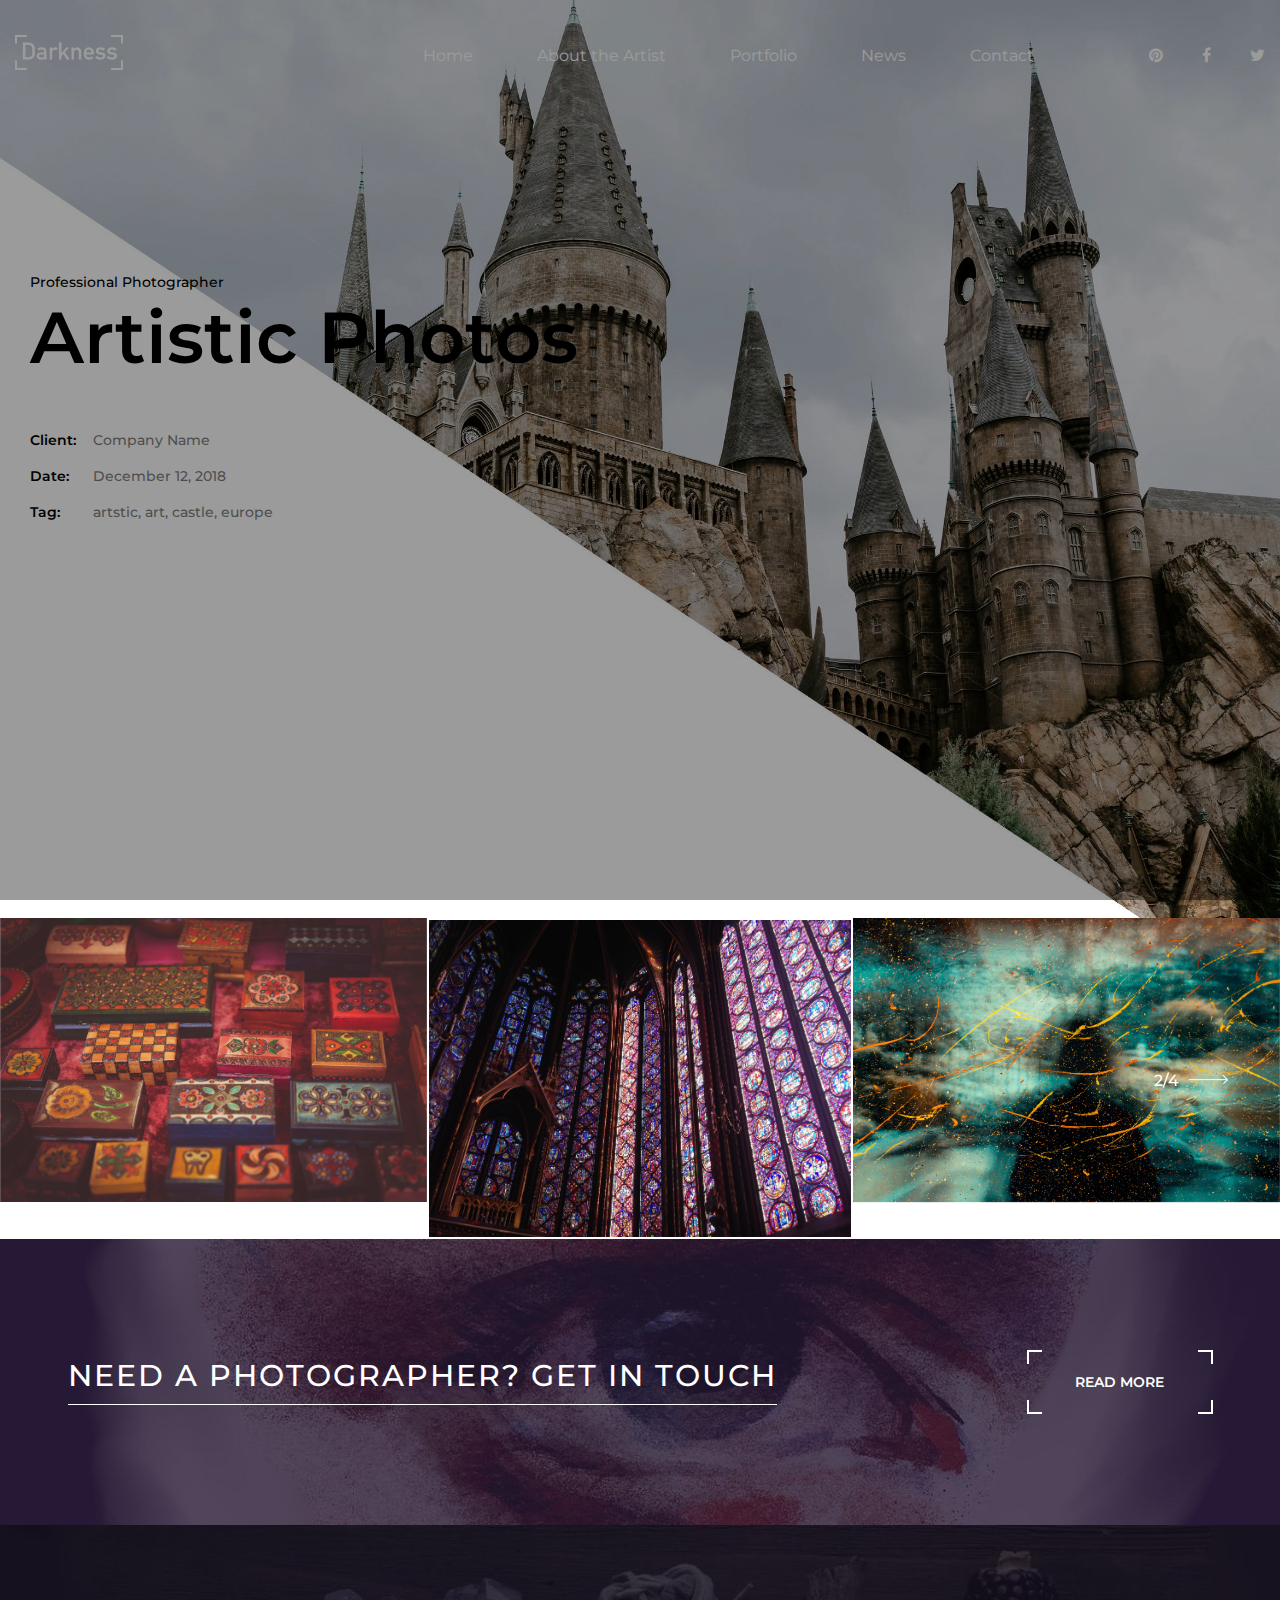
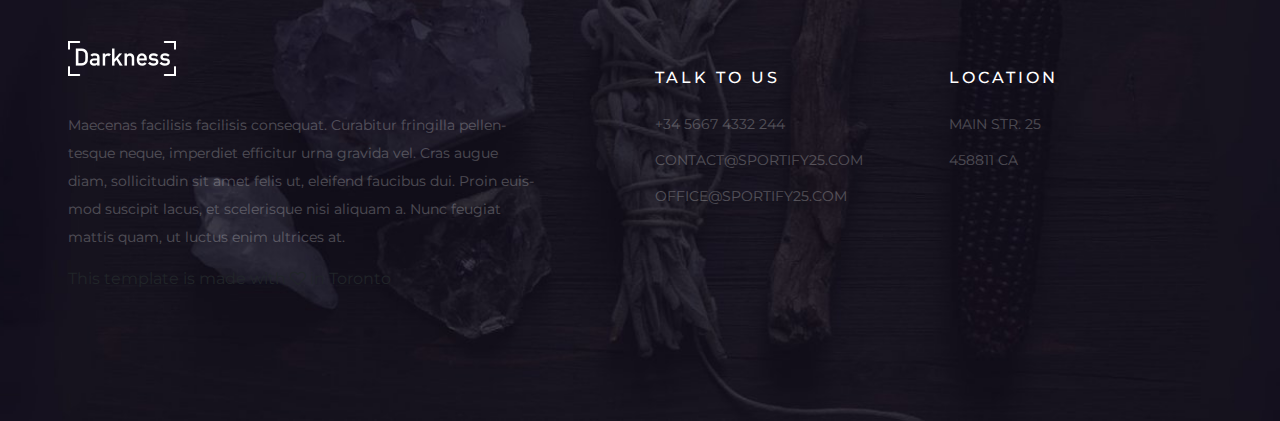
<file: portfolio-single.html>
<!DOCTYPE html>
<html lang="zxx">
<head>
	<title>Darkness</title>
	<meta charset="UTF-8">
	<meta name="description" content="Darkness Template">
	<meta name="keywords" content="darkness, photo, html">
	<meta name="viewport" content="width=device-width, initial-scale=1.0">
	<!-- Favicon -->
	<link href="img/favicon.ico" rel="shortcut icon"/>

	<!-- Google Font -->
	<link href="https://fonts.googleapis.com/css?family=Montserrat:400,400i,500,500i,600,600i,700,700i" rel="stylesheet">

	<!-- Stylesheets -->
	<link rel="stylesheet" href="css/bootstrap.min.css"/>
	<link rel="stylesheet" href="css/font-awesome.min.css"/>
	<link rel="stylesheet" href="css/owl.carousel.min.css"/>
	<link rel="stylesheet" href="css/fullpage.min.css"/>
	<link rel="stylesheet" href="css/magnific-popup.css"/>

	<!-- Main Stylesheets -->
	<link rel="stylesheet" href="css/style.css"/>


	<!--[if lt IE 9]>
		<script src="https://oss.maxcdn.com/html5shiv/3.7.2/html5shiv.min.js"></script>
		<script src="https://oss.maxcdn.com/respond/1.4.2/respond.min.js"></script>
	<![endif]-->

</head>
<body>
	<!-- Page Preloder -->
	<div id="preloder">
		<div class="loader"></div>
	</div>

	<!-- Header Section -->
	<header class="header-section">
		<div class="header-warp">
			<!-- logo -->
			<a href="index.html" class="site-logo">
				<img src="img/logo.png" alt="">
			</a>
			<div class="header-social">
				<a href=""><i class="fa fa-pinterest"></i></a>
				<a href=""><i class="fa fa-facebook"></i></a>
				<a href=""><i class="fa fa-twitter"></i></a>
			</div>
			<div class="nav-switch">
				<i class="fa fa-bars"></i>
			</div>
			<!-- menu -->
			<ul class="main-menu">
				<li><a href="index.html">Home</a></li>
				<li><a href="home-2.html">About the Artist</a></li>
				<li><a href="portfolio.html">Portfolio</a></li>
				<li><a href="blog.html">News</a></li>
				<li><a href="contact.html">Contact</a></li>
			</ul>
		</div>
	</header>
	<!-- Header Section end-->

	<!-- portfilio single -->
    <section class="portfilio-single set-bg" data-setbg="./img/portfolio/big.jpg">
        <div class="sp-container">
            <div class="portfolio-single-content text-white">
                <span style="color: black;">Professional Photographer</span>
				<h2 style="color: black;">Artistic Photos</h2>
               <ul >
                   <li><h6 style="color: black;">Client:</h6><span style="color: black;">Company Name</span></li>
                   <li><h6 style="color: black;">Date:</h6><span style="color: black;">December 12, 2018</span></li>
                   <li><h6 style="color: black;">Tag:</h6><span style="color: black;">artstic, art, castle, europe</span></li>
               </ul>
            </div>
        </div>
	</section>
	<!-- Portfolio single end -->

	<!-- Portfolio slider -->
    <div class="portfolio-slider-warp">
        <div class="portfolio-slider owl-carousel">
            <img src="img/portfolio-single/1.jpg" alt="">
            <img src="img/portfolio-single/2.jpg" alt="">
            <img src="img/portfolio-single/3.jpg" alt="">
            <img src="img/portfolio-single/4.jpg" alt="">
        </div>
        <div class="slide-num-holder" id="snh-1"></div>
	</div>
	<!-- Portfolio slider end -->
 

	<!-- Banner Section -->
	<section class="banner-section set-bg" data-setbg="./img/banner-bg.jpg">
		<div class="container">
			<div class="row">
				<div class="col-lg-9">
					<h2>Need a photographer? Get in touch</h2>
				</div>
				<div class="col-lg-3 text-lg-right text-left">
					<div class="site-btn"><span>Read More</span></div>
				</div>
			</div>
		</div>
	</section>
	<!-- Banner Section end -->

	<!-- Footer Section -->
	<footer class="footer-section set-bg" data-setbg="img/footer-bg.jpg">
		<div class="container">
			<div class="row">
				<div class="col-lg-6">
					<div class="footer-about">
						<img src="img/logo.png" alt="">
						<p>Maecenas facilisis facilisis consequat. Curabitur fringilla pellen-tesque neque, imperdiet efficitur urna gravida vel. Cras augue diam, sollicitudin sit amet felis ut, eleifend faucibus dui. Proin euis-mod suscipit lacus, et scelerisque nisi aliquam a. Nunc feugiat mattis quam, ut luctus enim ultrices at.</p>
					</div>	
				</div>
				<div class="col-lg-3 col-md-6">
					<div class="footer-info">
						<h6>Talk to us </h6>
						<ul>
							<li>+34 5667 4332 244</li>
							<li>Contact@sportify25.com</li>
							<li>office@sportify25.com</li>
						</ul>
					</div>
				</div>
				<div class="col-lg-3 col-md-6">
					<div class="footer-info">
						<h6>Location</h6>
						<ul>
							<li>MAin str. 25</li>
							<li>458811 CA</li>
						</ul>
					</div>
				</div>
			</div>
			This template is made with <i class="fa fa-heart-o" aria-hidden="true"></i> in Toronto


		</div>
	</footer>
	<!-- Footer Section end-->


	<!--====== Javascripts & Jquery ======-->
	<script src="js/jquery-3.2.1.min.js"></script>
	<script src="js/owl.carousel.min.js"></script>
	<script src="js/mixitup.min.js"></script>
	<script src="js/masonry.pkgd.min.js"></script>
	<script src="js/fullpage.min.js"></script>
	<script src="js/main.js"></script>

	</body>
</html>
</file>
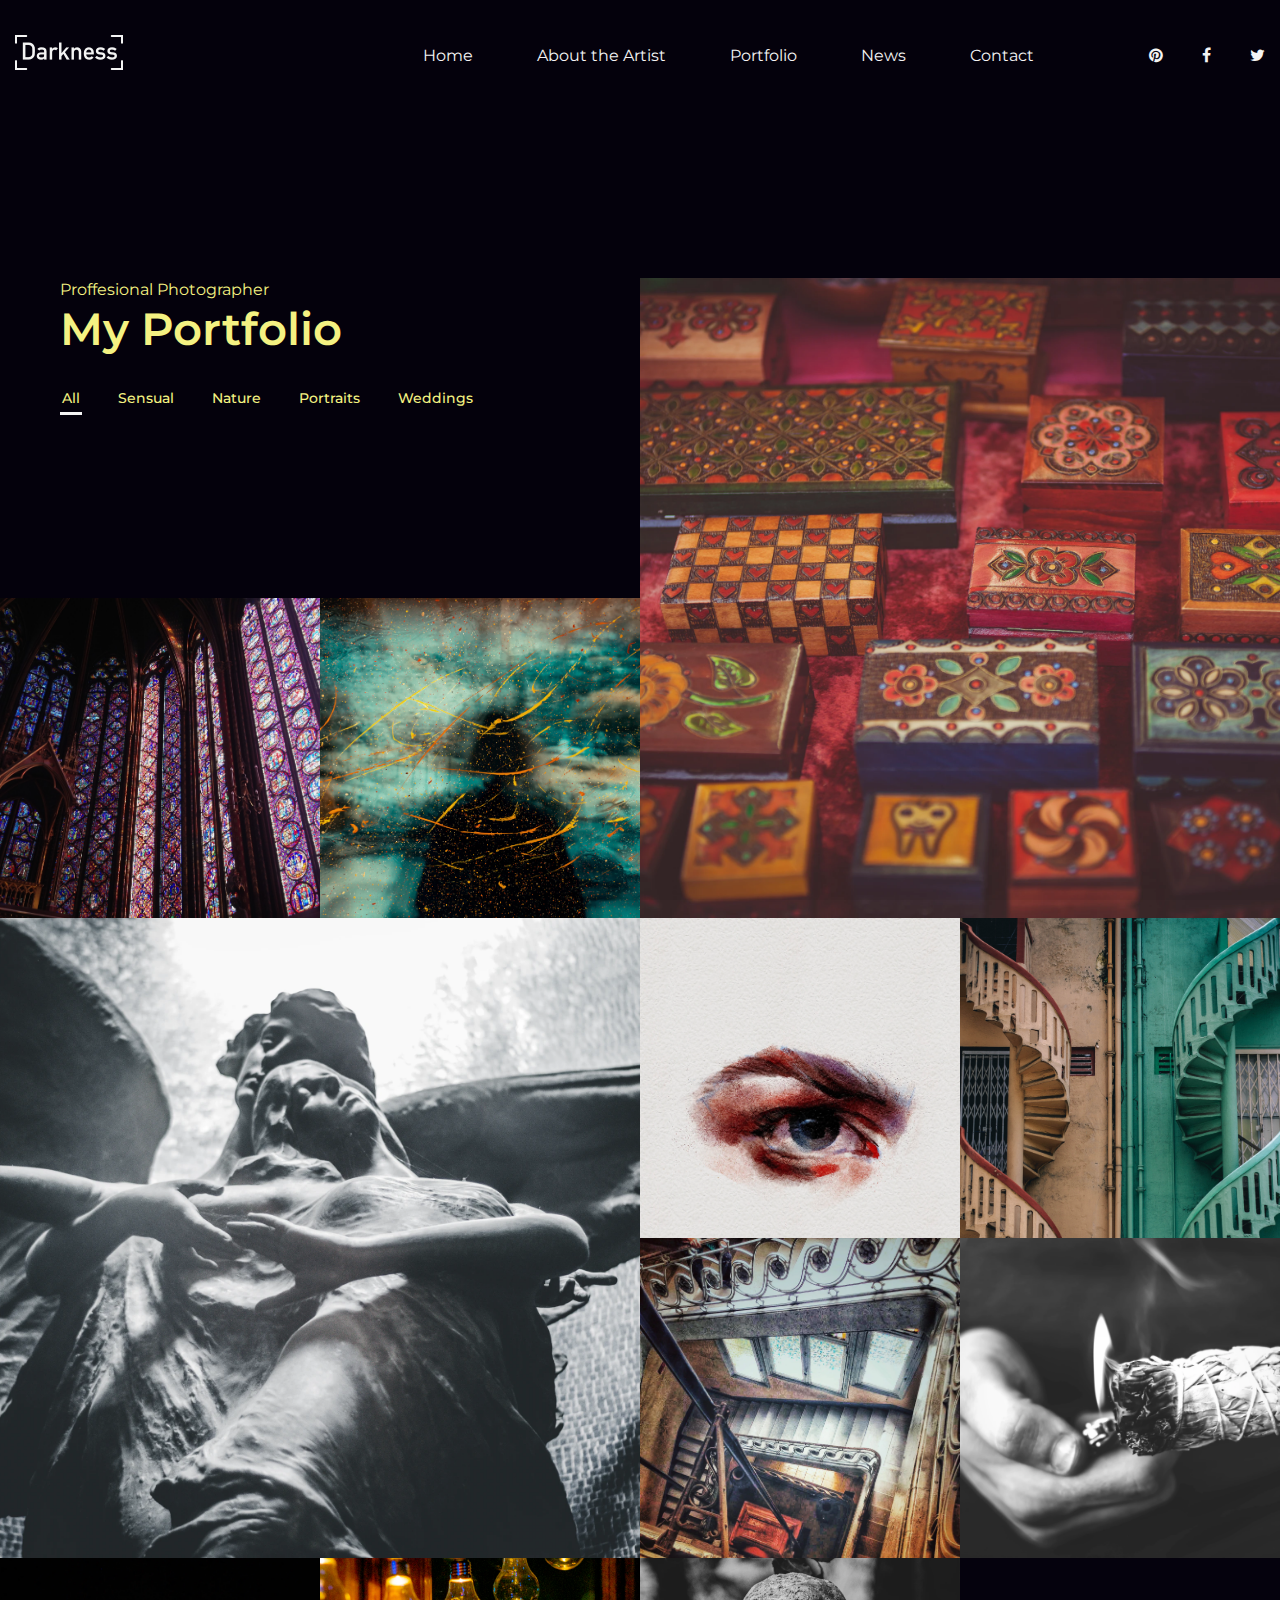
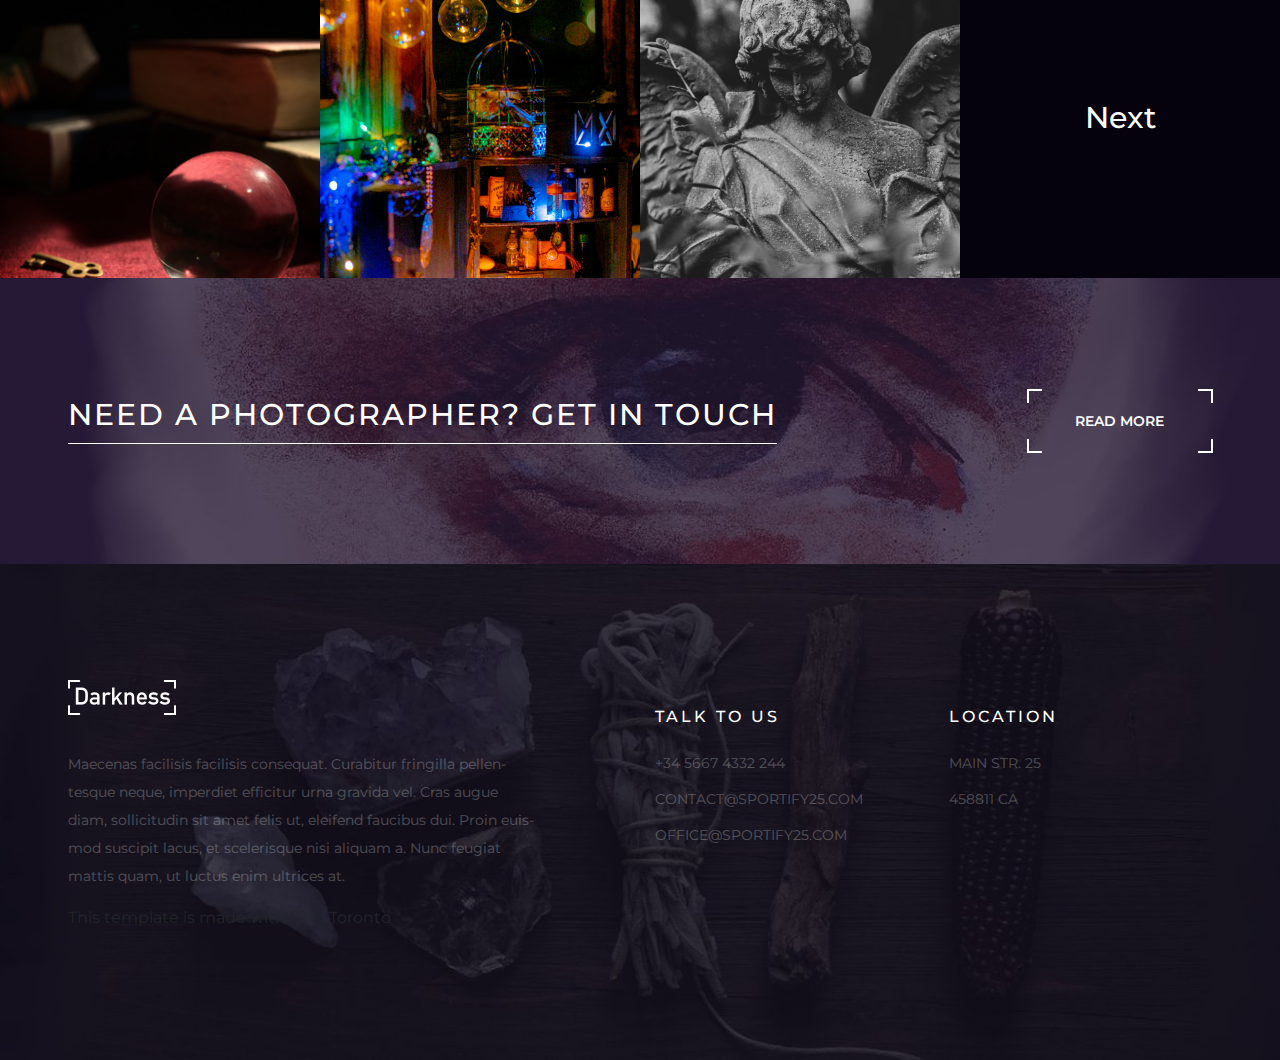
<file: portfolio.html>
<!DOCTYPE html>
<html lang="zxx">
<head>
	<title>Darkness</title>
	<meta charset="UTF-8">
	<meta name="description" content="Darkness Template">
	<meta name="keywords" content="darkness, photo, html">
	<meta name="viewport" content="width=device-width, initial-scale=1.0">
	<!-- Favicon -->
	<link href="img/favicon.ico" rel="shortcut icon"/>

	<!-- Google Font -->
	<link href="https://fonts.googleapis.com/css?family=Montserrat:400,400i,500,500i,600,600i,700,700i" rel="stylesheet">

	<!-- Stylesheets -->
	<link rel="stylesheet" href="css/bootstrap.min.css"/>
	<link rel="stylesheet" href="css/font-awesome.min.css"/>
	<link rel="stylesheet" href="css/owl.carousel.min.css"/>
	<link rel="stylesheet" href="css/fullpage.min.css"/>
	<link rel="stylesheet" href="css/magnific-popup.css"/>

	<!-- Main Stylesheets -->
	<link rel="stylesheet" href="css/style.css"/>


	<!--[if lt IE 9]>
		<script src="https://oss.maxcdn.com/html5shiv/3.7.2/html5shiv.min.js"></script>
		<script src="https://oss.maxcdn.com/respond/1.4.2/respond.min.js"></script>
	<![endif]-->

</head>
<body class="home-page">
	<!-- Page Preloder -->
	<div id="preloder">
		<div class="loader"></div>
	</div>

	<!-- Header Section -->
	<header class="header-section">
		<div class="header-warp">
			<!-- logo -->
			<a href="index.html" class="site-logo">
				<img src="img/logo.png" alt="">
			</a>
			<div class="header-social">
				<a href=""><i class="fa fa-pinterest"></i></a>
				<a href=""><i class="fa fa-facebook"></i></a>
				<a href=""><i class="fa fa-twitter"></i></a>
			</div>
			<div class="nav-switch">
				<i class="fa fa-bars"></i>
			</div>
			<!-- menu -->
			<ul class="main-menu">
				<li><a href="index.html">Home</a></li>
				<li><a href="home-2.html">About the Artist</a></li>
				<li><a href="portfolio.html">Portfolio</a></li>
				<li><a href="blog.html">News</a></li>
				<li><a href="contact.html">Contact</a></li>
			</ul>
		</div>
	</header>
	<!-- Header Section end-->
    
	
	<!-- portfilio Section -->
    <section class="portfilio-page">
		<div class="portfolios-area">
			<div class="grid-sizer"></div>
			<div class="grid-item portfolio-item __big __wide">
				<div class="portfolio-intro text-white" >
					<span>Proffesional Photographer</span>
					<h2>My Portfolio</h2>
					<ul class="portfolio-filter controls">
						<li class="control" data-filter="all">All</li>
						<li class="control" data-filter=".sensual">Sensual</li>
						<li class="control" data-filter=".nature">Nature</li>
						<li class="control" data-filter=".portraits">Portraits</li>
						<li class="control" data-filter=".weddings">Weddings</li>
					</ul>
				</div>                                                                
			</div>
			<!-- Item -->
			<a href="portfolio-single.html" class="grid-item mix portfolio-item __big set-bg sensual" data-setbg="img/portfolio/1.jpg"></a>
			<!-- Item -->
			<a href="portfolio-single.html" class="grid-item mix portfolio-item set-bg nature" data-setbg="img/portfolio/2.jpg"></a>
			<!-- Item -->
			<a href="portfolio-single.html" class="grid-item mix portfolio-item set-bg portraits" data-setbg="img/portfolio/3.jpg"></a>
			<!-- Item -->
			<a href="portfolio-single.html" class="grid-item mix portfolio-item __big set-bg weddings" data-setbg="img/portfolio/4.jpg"></a>
			<!-- Item -->
			<a href="portfolio-single.html" class="grid-item mix portfolio-item set-bg sensual" data-setbg="img/portfolio/5.jpg"></a>
			<!-- Item -->
			<a href="portfolio-single.html" class="grid-item mix portfolio-item set-bg nature" data-setbg="img/portfolio/6.jpg"></a>
			<!-- Item -->
			<a href="portfolio-single.html" class="grid-item mix portfolio-item set-bg portraits" data-setbg="img/portfolio/7.jpg"></a>
			<!-- Item -->
			<a href="portfolio-single.html" class="grid-item mix portfolio-item set-bg weddings" data-setbg="img/portfolio/8.jpg"></a>
			<!-- Item -->
			<a href="portfolio-single.html" class="grid-item mix portfolio-item set-bg sensual" data-setbg="img/portfolio/9.jpg"></a>
			<!-- Item -->
			<a href="portfolio-single.html" class="grid-item mix portfolio-item set-bg nature" data-setbg="img/portfolio/10.jpg"></a>
			<!-- Item -->
			<a href="portfolio-single.html" class="grid-item mix portfolio-item set-bg portraits" data-setbg="img/portfolio/11.jpg"></a>
			<!-- Item -->
			<a href="#" class="grid-item mix portfolio-item portfolio-next-btn"><h3>Next</h3></a>
		</div>
	</section>
	<!-- portfilio Section end-->

	<!-- Banner Section -->
	<section class="banner-section set-bg" data-setbg="./img/banner-bg.jpg">
		<div class="container">
			<div class="row">
				<div class="col-lg-9">
					<h2>Need a photographer? Get in touch</h2>
				</div>
				<div class="col-lg-3 text-lg-right text-left">
					<div class="site-btn"><span>Read More</span></div>
				</div>
			</div>
		</div>
	</section>
	<!-- Banner Section end -->

	<!-- Footer Section -->
	<footer class="footer-section set-bg" data-setbg="img/footer-bg.jpg">
		<div class="container">
			<div class="row">
				<div class="col-lg-6">
					<div class="footer-about">
						<img src="img/logo.png" alt="">
						<p>Maecenas facilisis facilisis consequat. Curabitur fringilla pellen-tesque neque, imperdiet efficitur urna gravida vel. Cras augue diam, sollicitudin sit amet felis ut, eleifend faucibus dui. Proin euis-mod suscipit lacus, et scelerisque nisi aliquam a. Nunc feugiat mattis quam, ut luctus enim ultrices at.</p>
					</div>	
				</div>
				<div class="col-lg-3 col-md-6">
					<div class="footer-info">
						<h6>Talk to us </h6>
						<ul>
							<li>+34 5667 4332 244</li>
							<li>Contact@sportify25.com</li>
							<li>office@sportify25.com</li>
						</ul>
					</div>
				</div>
				<div class="col-lg-3 col-md-6">
					<div class="footer-info">
						<h6>Location</h6>
						<ul>
							<li>MAin str. 25</li>
							<li>458811 CA</li>
						</ul>
					</div>
				</div>
			</div>



This template is made with <i class="fa fa-heart-o" aria-hidden="true"></i> in Toronto

		</div>
	</footer>
	<!-- Footer Section end-->


	<!--====== Javascripts & Jquery ======-->
	<script src="js/jquery-3.2.1.min.js"></script>
	<script src="js/owl.carousel.min.js"></script>
	<script src="js/mixitup.min.js"></script>
	<script src="js/masonry.pkgd.min.js"></script>
	<script src="js/fullpage.min.js"></script>
	<script src="js/main.js"></script>

	</body>
</html>
</file>
<file: css/style.css>
/******************************************************************
	Theme Name: 
	Description: 
	Author: 
	Author URI: 
	Version: 1.0
	Created: 
******************************************************************/

/*------------------------------------------------------------------
	[Table of contents]

	1. Template default CSS
		- font-face
	2.  Helper Css
	3.  Header Section
	4.  Hero Section
	5.  About Search
	6.  Banner Section
	7.  Footer Property
	8. Other Pages
		- Home page 2
		- Portfilio page
		- Portfolio single page
		- Blog Page
		- Contact Page
	9. Responsive
-------------------------------------------------------------------*/



/*----------------------------------------*/
/* Template default CSS
/*----------------------------------------*/

@font-face {
	font-family: "BickhamScriptPro-Regular";
	src: url("../fonts/BickhamScriptPro-Regular.woff") format("woff"), url("../fonts/BickhamScriptPro-Regular.woff2") format("woff2");
	font-weight: normal;
	font-style: normal;
}

html,
body {
	height: 100%;
	font-family: "Montserrat", sans-serif;
	-webkit-font-smoothing: antialiased;
	font-smoothing: antialiased;
}

h1,
h2,
h3,
h4,
h5,
h6 {
	margin: 0;
	color: #111111;
	font-weight: 600;
}

h1 {
	font-size: 70px;
}

h2 {
	font-size: 36px;
}

h3 {
	font-size: 30px;
}

h4 {
	font-size: 24px;
}

h5 {
	font-size: 18px;
}

h6 {
	font-size: 16px;
}

p {
	font-size: 14px;
	color: #585858;
	line-height: 2;
}

img {
	max-width: 100%;
}

input:focus,
select:focus,
button:focus,
textarea:focus {
	outline: none;
}

a:hover,
a:focus {
	text-decoration: none;
	outline: none;
}

ul,
ol {
	padding: 0;
	margin: 0;
}

/*---------------------
	2. Helper CSS
-----------------------*/

.section-title {
	text-align: center;
}

.section-title h2 {
	font-size: 36px;
}

.sp-container {
	max-width: 1464px;
	margin: 0 auto;
	width: 100%;
}

.set-bg {
	background-repeat: no-repeat;
	background-size: cover;
	background-position: top center;
}

.spad {
	padding-top: 105px;
	padding-bottom: 105px;
}

.text-white h1,
.text-white h2,
.text-white h3,
.text-white h4,
.text-white h5,
.text-white h6,
.text-white p,
.text-white span,
.text-white li,
.text-white a {
	color: rgb(255, 253, 136);
}

/*---------------------
  Commom elements
-----------------------*/

/* buttons */

.site-btn {
	display: inline-block;
	border: none;
	font-size: 14px;
	font-weight: 600;
	min-width: 186px;
	text-transform: uppercase;
	background: transparent;
	color: #fff;
	line-height: normal;
	cursor: pointer;
	text-align: center;
	position: relative;
}

.site-btn:after,
.site-btn:before {
	position: absolute;
	content: "";
	width: 15px;
	height: 14px;
}

.site-btn:before {
	border-top: 2px solid #fff;
	border-left: 2px solid #fff;
	left: 0;
	top: 0;
}

.site-btn:after {
	border-top: 2px solid #fff;
	border-right: 2px solid #fff;
	right: 0;
	top: 0;
}

.site-btn span {
	display: block;
	padding: 23px 45px;
}

.site-btn span:after,
.site-btn span:before {
	position: absolute;
	content: "";
	width: 15px;
	height: 14px;
}

.site-btn span:before {
	border-bottom: 2px solid #fff;
	border-left: 2px solid #fff;
	left: 0;
	bottom: 0;
}

.site-btn span:after {
	border-bottom: 2px solid #fff;
	border-right: 2px solid #fff;
	right: 0;
	bottom: 0;
}

.site-btn.sb-dark {
	color: #000;
}

.site-btn.sb-dark:before {
	border-top: 2px solid #000;
	border-left: 2px solid #000;
}

.site-btn.sb-dark:after {
	border-top: 2px solid #000;
	border-right: 2px solid #000;
}

.site-btn.sb-dark span:before {
	border-bottom: 2px solid #000;
	border-left: 2px solid #000;
}

.site-btn.sb-dark span:after {
	border-bottom: 2px solid #000;
	border-right: 2px solid #000;
}

/* Preloder */

#preloder {
	position: fixed;
	width: 100%;
	height: 100%;
	top: 0;
	left: 0;
	z-index: 999999;
	background: #000;
}

.loader {
	width: 40px;
	height: 40px;
	position: absolute;
	top: 50%;
	left: 50%;
	margin-top: -13px;
	margin-left: -13px;
	border-radius: 60px;
	animation: loader 0.8s linear infinite;
	-webkit-animation: loader 0.8s linear infinite;
}

@keyframes loader {
	0% {
		-webkit-transform: rotate(0deg);
		transform: rotate(0deg);
		border: 4px solid #f44336;
		border-left-color: transparent;
	}
	50% {
		-webkit-transform: rotate(180deg);
		transform: rotate(180deg);
		border: 4px solid #673ab7;
		border-left-color: transparent;
	}
	100% {
		-webkit-transform: rotate(360deg);
		transform: rotate(360deg);
		border: 4px solid #f44336;
		border-left-color: transparent;
	}
}

@-webkit-keyframes loader {
	0% {
		-webkit-transform: rotate(0deg);
		border: 4px solid #f44336;
		border-left-color: transparent;
	}
	50% {
		-webkit-transform: rotate(180deg);
		border: 4px solid #673ab7;
		border-left-color: transparent;
	}
	100% {
		-webkit-transform: rotate(360deg);
		border: 4px solid #f44336;
		border-left-color: transparent;
	}
}

/*  Fullpage plugin */

#fp-nav.fp-right {
	right: 100px;
}

#fp-nav ul li {
	margin: 16px;
}

#fp-nav ul li a span {
	width: 14px !important;
	height: 14px !important;
	background: transparent;
	border: 1px solid #565656;
	margin: 0 !important;
}

#fp-nav ul li a.active span,
#fp-nav ul li:hover a.active span {
	width: 14px;
	height: 14px;
	border: 1px solid #020202;
	background: #020202;
}

.home-page.fp-viewing-0 #fp-nav {
	display: none !important;
}

.home-page.fp-viewing-1 #fp-nav ul li a span,
.home-page.fp-viewing-3 #fp-nav ul li a span {
	border: 1px solid #fff;
}

.home-page.fp-viewing-1 #fp-nav ul li a.active span,
.home-page.fp-viewing-1 #fp-nav ul li:hover a.active span,
.home-page.fp-viewing-3 #fp-nav ul li a.active span,
.home-page.fp-viewing-3 #fp-nav ul li:hover a.active span {
	border: 1px solid #fff;
	background: #fff;
}

.home-page-two.fp-viewing-0 #fp-nav ul li a span,
.home-page-two.fp-viewing-2 #fp-nav ul li a span {
	border: 1px solid #fff;
}

.home-page-two.fp-viewing-0 #fp-nav ul li a.active span,
.home-page-two.fp-viewing-0 #fp-nav ul li:hover a.active span,
.home-page-two.fp-viewing-2 #fp-nav ul li a.active span,
.home-page-two.fp-viewing-2 #fp-nav ul li:hover a.active span {
	border: 1px solid #fff;
	background: #fff;
}

/*------------------
  3. Header section
---------------------*/

.header-section {
	position: absolute;
	width: 100%;
	left: 0;
	top: 0;
	padding: 0 15px;
	z-index: 999;
}

.header-warp {
	padding-top: 35px;
	max-width: 1464px;
	margin: 0 auto;
}

.site-logo {
	display: inline-block;
	float: left;
}

.header-social {
	float: right;
}

.header-social a {
	display: inline-block;
	color: #fff;
	margin-left: 35px;
	padding: 9px 0;
}

.nav-switch {
	display: none;
}

.main-menu {
	list-style: none;
	float: right;
	padding-right: 220px;
}

.main-menu li {
	display: inline-block;
}

.main-menu li a {
	display: block;
	font-size: 16px;
	color: #fff;
	margin-right: 60px;
	padding: 9px 0;
}

.main-menu li:last-child a {
	margin-right: 0;
}

.header-default-bg {
	padding-bottom: 27px;
	position: relative;
	overflow: hidden;
}

/* ----------------
  4. Hero section
---------------------*/

.hs-item {
	height: 919px;
	display: -webkit-box;
	display: -ms-flexbox;
	display: flex;
	-webkit-box-align: center;
	    -ms-flex-align: center;
	        align-items: center;
	-webkit-box-pack: center;
	    -ms-flex-pack: center;
	        justify-content: center;
	text-align: center;
}

.hs-item h1 {
	font-size: 36px;
	font-family: "BickhamScriptPro-Regular";
	font-weight: 400;
	line-height: 0.1;
}

.hs-item h2 {
	font-size: 60px;
	margin-bottom: 40px;
}

.hero-slider.owl-carousel .owl-nav {
	position: absolute;
	top: 50%;
	margin-top: -12px;
	right: 52px;
}

.slide-num-holder {
	position: absolute;
	top: 50%;
	right: 101px;
	z-index: 99;
	color: #fff;
	font-weight: 500;
	margin-top: -10px;
	font-size: 16px;
}

.down-sign {
	width: 60px;
	position: absolute;
	bottom: 37px;
	left: calc(50% - 30px);
	z-index: 99;
	text-align: center;
}

.down-sign h6 {
	font-size: 10px;
	font-weight: 500;
	text-transform: uppercase;
	color: #fff;
	margin-bottom: 10px;
}

.contact-link {
	position: absolute;
	left: 42px;
	bottom: 40px;
	z-index: 99;
}

.contact-link:after {
	position: absolute;
	content: "";
	height: 135px;
	width: 1px;
	left: 50%;
	top: 50px;
	background: #fff;
}

.contact-link p {
	font-size: 10px;
	text-transform: uppercase;
	color: #fff;
	font-weight: 500;
	-webkit-transform: rotate(90deg);
	        transform: rotate(90deg);
	margin-bottom: 180px;
}

.contact-link img {
	width: 71px;
	height: 71px;
	border-radius: 50%;
}

/* ----------------
  5. About section
---------------------*/

.about-section {
	padding-left: 227px;
}

.about-content-warp {
	max-width: 470px;
}

.about-content-warp h2 {
	font-size: 48px;
	font-weight: 500;
	margin-bottom: 20px;
}

.about-content-warp p {
	margin-bottom: 40px;
}

.about-content-warp.text-white p {
	opacity: 0.5;
}

/* ----------------
  6. Banner section
---------------------*/

.banner-section {
	padding: 111px 0;
}

.banner-section h2 {
	display: inline-block;
	padding-bottom: 10px;
	padding-top: 8px;
	font-size: 30px;
	font-weight: 500;
	color: #fff;
	text-transform: uppercase;
	letter-spacing: 2px;
	border-bottom: 1px solid #fff;
}

.footer-section {
	padding: 116px 0 130px;
}

.footer-about {
	max-width: 470px;
}

.footer-about img {
	margin-bottom: 35px;
}

.footer-about p {
	color: #fff;
	opacity: 0.25;
}

/* ----------------
  7. Footer section
---------------------*/

.footer-info {
	padding-top: 27px;
}

.footer-info h6 {
	color: #fff;
	text-transform: uppercase;
	margin-bottom: 27px;
	font-weight: 500;
	letter-spacing: 3px;
}

.footer-info ul {
	list-style: none;
}

.footer-info ul li {
	color: #fff;
	opacity: 0.25;
	font-size: 14px;
	text-transform: uppercase;
	margin-bottom: 15px;
}

/* ----------------
 Other Pages
--------------------
====================*/

/* ----------------
  Home page 2
 ---------------------*/

.hero-section-2 {
	height: 920px;
	padding: 0px 150px;
}

.hero-content {
	max-width: 585px;
}

.hero-content h2 {
	font-size: 60px;
	font-weight: 600;
	margin-bottom: 40px;
}

.hero-content p {
	font-weight: 500;
	font-size: 14px;
	opacity: 0.5;
	margin-bottom: 55px;
}

.testimonial-content {
	text-align: center;
	padding: 80px 15px;
}

.testimonial-content h2 {
	font-size: 48px;
	font-weight: 500;
	margin-bottom: 55px;
}

.testimonial-content p {
	font-size: 18px;
	color: #000;
	opacity: 0.5;
	font-style: italic;
	margin-bottom: 50px;
}

.testimonial-content .testi-avatar {
	width: 58px;
	height: 58px;
	border-radius: 50%;
	margin-bottom: 30px;
}

.testimonial-content h6 {
	font-size: 14px;
	font-style: italic;
	color: #000;
	margin-bottom: 100px;
}

.testimonial-content h6 span {
	color: #a2a2a2;
}

.sp-about-section {
	padding: 80px 15px;
}

.sp-about-section .sp-about-content {
	margin-bottom: 110px;
}

.sp-about-section .sp-about-content h2 {
	font-size: 48px;
	padding-top: 5px;
	margin-bottom: 40px;
}

.sp-about-section .sp-about-content p {
	color: #fff;
	opacity: 0.5;
}

.sp-about-section .sp-about-text {
	padding-top: 50px;
	padding-right: 50px;
	padding-left: 70px;
}

.fact-item h2 {
	font-size: 72px;
	font-weight: 500;
	color: #fff;
}

.fact-item p {
	font-size: 24px;
	color: #fff;
	line-height: normal;
}


/* ----------------
  Portfilio page
 ---------------------*/
.portfilio-page {
	padding-top: 278px;
	background: #05020d;
	z-index: 1;
	position: relative;
}

.portfolios-area {
	display: block;
}

.portfolio-item {
	width: 25%;
	float: left;
}

.portfolio-item.__big {
	width: 50%;
}

.grid-sizer {
	width: 25%;
}

.portfolio-intro {
	padding-left: 220px;
}

.portfolio-intro h2 {
	font-size: 60px;
	font-weight: 600;
	margin-bottom: 85px;
}

.portfolio-intro .portfolio-filter {
	list-style: none;
}

.portfolio-intro .portfolio-filter li {
	display: inline-block;
	font-size: 14px;
	font-weight: 500;
	margin-right: 55px;
	padding: 0 2px 3px;
	cursor: pointer;
	margin-bottom: 20px;
}

.portfolio-intro .portfolio-filter li.mixitup-control-active {
	border-bottom: 3px solid #fff;
}

.portfolio-next-btn {
	display: -webkit-box;
	display: -ms-flexbox;
	display: flex;
	-webkit-box-pack: center;
	    -ms-flex-pack: center;
	        justify-content: center;
	-webkit-box-align: center;
	    -ms-flex-align: center;
	        align-items: center;
}

.portfolio-next-btn h3 {
	font-weight: 500;
	color: #fff;
}

/* ---------------------
 Portfolio single page
------------------------*/

.portfilio-single {
	height: 918px;
	padding: 270px 30px 0;
}

.portfolio-single-content {
	max-width: 590px;
}

.portfolio-single-content span {
	font-size: 14px;
	font-weight: 500;
}

.portfolio-single-content h2 {
	font-size: 72px;
	font-weight: 600;
	margin-bottom: 30px;
}

.portfolio-single-content p {
	opacity: 0.5;
	margin-bottom: 30px;
}

.portfolio-single-content ul {
	list-style: none;
	padding-top: 20px;
}

.portfolio-single-content ul li {
	color: #000;
	font-size: 14px;
	color: #fff;
	margin-bottom: 15px;
}

.portfolio-single-content ul li h6 {
	font-size: 14px;
	width: 63px;
	display: inline-block;
}

.portfolio-single-content ul li span {
	opacity: 0.5;
}

.portfolio-slider-warp {
	position: relative;
}

.portfolio-slider-warp .owl-carousel .owl-nav {
	position: absolute;
	top: 50%;
	margin-top: -12px;
	right: 52px;
}

.portfolio-slider-warp .slide-num-holder {
	position: absolute;
	top: 50%;
	right: 101px;
	z-index: 99;
	color: #fff;
	font-weight: 500;
	margin-top: -10px;
	font-size: 16px;
}

.portfolio-slider-warp .center img {
	border: 2px solid #fff;
}

/* ----------------
  Blog Page
---------------------*/

.blog-page {
	padding-top: 120px;
	padding-bottom: 107px;
}

.blog-item {
	margin-bottom: 58px;
}

.blog-thumb {
	position: relative;
	margin-bottom: 35px;
}

.blog-date {
	position: absolute;
	width: 163px;
	height: 47px;
	top: 36px;
	left: -65px;
	text-align: center;
	padding-top: 12px;
	font-size: 12px;
	color: #fff;
	font-weight: 500;
	background: #1a1420;
	border: 2px solid #fff;
}

.blog-content h3 {
	margin-bottom: 15px;
}

.blog-content p {
	color: #000;
	opacity: 0.5;
	font-weight: 500;
	margin-bottom: 25px;
}

.blog-metas {
	margin-bottom: 30px;
}

.blog-metas .blog-meta {
	display: inline-block;
	margin-right: 13px;
	padding-right: 13px;
	font-size: 12px;
	color: #565656;
	font-weight: 50;
	position: relative;
}

.blog-metas .blog-meta:after {
	position: absolute;
	content: "|";
	right: -1px;
	top: 0;
	font-size: 12px;
}

.blog-metas .blog-meta:last-child {
	margin-right: 0;
	padding-right: 0;
}

.blog-metas .blog-meta:last-child:after {
	display: none;
}

.sb-widget {
	margin-bottom: 55px;
}

.sb-widget .sb-title {
	font-weight: 600;
	font-size: 18px;
	margin-bottom: 30px;
}

.sb-widget .sb-search input {
	width: 100%;
	height: 34px;
	border: none;
	font-size: 12px;
	padding: 10px 22px;
	border-bottom: 2px solid #1a1624;
	background: #f7f6fa;
}

.sb-widget ul {
	list-style: none;
}

.sb-widget ul li {
	margin-bottom: 10px;
}

.sb-widget ul li a {
	font-size: 14px;
	color: #000;
	opacity: 0.5;
	font-weight: 500;
}

.sb-latest-post {
	padding-top: 15px;
}

.sb-latest-post .sbl-item {
	margin-top: 25px;
}

.sb-latest-post img {
	margin-bottom: 20px;
}

.sb-latest-post span {
	font-size: 12px;
	font-weight: 600;
}

.sb-latest-post h4 {
	font-size: 18px;
	padding-top: 2px;
	padding-bottom: 3px;
}

.sb-latest-post p {
	font-size: 14px;
	color: #000;
	opacity: 0.5;
}

.site-pagination {
	padding-top: 50px;
}

.site-pagination a {
	display: -webkit-inline-box;
	display: -ms-inline-flexbox;
	display: inline-flex;
	height: 37px;
	min-width: 37px;
	-webkit-box-align: center;
	    -ms-flex-align: center;
	        align-items: center;
	-webkit-box-pack: center;
	    -ms-flex-pack: center;
	        justify-content: center;
	color: #b7b7b7;
	font-size: 14px;
}

.site-pagination .active {
	color: #020202;
	border: 2px solid #1b1c2e;
}

/* ----------------
  Contact Page
---------------------*/

.contact-page {
	padding-left: 15px;
	padding-right: 15px;
	padding-top: 235px;
	padding-bottom: 120px;
}

.contact-text h2 {
	font-size: 48px;
	font-weight: 500;
	margin-bottom: 30px;
}

.contact-text p {
	opacity: 0.5;
	margin-bottom: 50px;
}

.contact-text ul {
	list-style: none;
}

.contact-text ul li {
	font-size: 15px;
	font-weight: 500;
	margin-bottom: 18px;
}

.contact-text ul li h6 {
	font-size: 15px;
	font-weight: 500;
	display: inline-block;
	width: 83px;
}

.contact-form input,
.contact-form textarea {
	width: 100%;
	border: none;
	font-size: 12px;
	color: #fff;
	padding-bottom: 22px;
	margin-bottom: 25px;
	font-weight: 500;
	border-bottom: 1px solid #fff;
	background: transparent;
}

.contact-form textarea {
	height: 220px;
	margin-bottom: 50px;
}

.newsletter-section {
	padding-top: 105px;
	padding-bottom: 95px;
}

.newsletter-section h3 {
	color: #FFF;
	font-weight: 500;
	text-transform: uppercase;
	padding: 30px 0;
}

.newsletter-form input {
	width: calc(100% - 240px);
	border: none;
	font-size: 14px;
	color: #fff;
	padding-bottom: 22px;
	margin-bottom: 25px;
	font-weight: 500;
	border-bottom: 2px solid #fff;
	background: transparent;
	margin-right: 45px;
}

/* ----------------
  9. Responsive
---------------------*/

@media (min-width: 1200px) {
	.container {
		max-width: 1175px;
	}
}

@media (max-width: 1300px) {
	.main-menu {
		padding-right: 80px;
	}
	.portfolio-intro {
		padding-left: 60px;
	}
	.portfolio-intro h2 {
		font-size: 45px;
		margin-bottom: 30px;
	}
	.portfolio-intro .portfolio-filter li {
		margin-right: 30px;
	}
	.blog-date {
		left: -15px;
	}
}

/* Medium screen : 992px. */

@media only screen and (min-width: 992px) and (max-width: 1199px) {
	.main-menu li a {
		margin-right: 25px;
	}
	.header-social a {
		margin-left: 20px;
	}
	.banner-section h2 {
		font-size: 27px;
	}
	.about-section {
		padding-left: 150px;
	}
	.sp-about-section .sp-about-content h2 {
		font-size: 30px;
	}
}

/* Tablet :768px. */

@media only screen and (min-width: 768px) and (max-width: 991px) {
	.header-warp {
		text-align: center;
	}
	.site-logo {
		float: none;
		display: inline-block;
		margin-bottom: 20px;
	}
	.header-social,
	.main-menu {
		float: none;
		margin-right: 0;
		padding-right: 0;
	}
	.main-menu li a {
		margin-right: 30px;
	}
	.header-social a {
		margin-left: 25px;
	}
	.header-social a:first-child {
		margin-left: 0;
	}
	.about-section {
		padding-left: 120px;
	}
	.banner-section h2 {
		font-size: 27px;
		margin-bottom: 50px;
	}
	.sp-about-section .sp-about-text {
		padding-left: 0;
	}
	.grid-item.portfolio-item.__big.__wide {
		height: auto !important;
		padding-bottom: 50px;
	}
	.portfolio-item {
		width: 50%;
	}
	.portfolio-item.__big {
		width: 100%;
	}
	.sidebar {
		padding-top: 50px;
	}
	.contact-page {
		padding: 230px 80px 120px;
	}
	.contact-form {
		padding-top: 80px;
	}
}

/* Large Mobile :480px. */

@media only screen and (max-width: 767px) {
	.header-warp {
		text-align: center;
	}
	.site-logo {
		float: none;
		display: inline-block;
		margin-bottom: 20px;
	}
	.header-social,
	.main-menu {
		float: none;
		margin-right: 0;
		padding-right: 0;
	}
	.header-social a {
		margin-left: 25px;
	}
	.header-social a:first-child {
		margin-left: 0;
	}
	.nav-switch {
		display: inline-block;
		color: #fff;
		width: 40px;
		height: 40px;
		font-size: 22px;
		border: 1px solid #8c8c8c;
		border-radius: 50%;
		padding-top: 3px;
		cursor: pointer;
	}
	.header-default-bg {
		overflow: visible;
	}
	.header-default-bg .main-menu {
		top: 100%;
	}
	.main-menu {
		display: none;
		background: #fff;
		width: calc(100% - 30px);
		position: absolute;
		top: calc(100% + 10px);
		left: 15px;
		padding-right: 0;
		-webkit-box-shadow: 0px 14px 40px rgba(0, 0, 0, 0.35);
		        box-shadow: 0px 14px 40px rgba(0, 0, 0, 0.35);
	}
	.main-menu li {
		display: block;
	}
	.main-menu li a {
		display: block;
		font-size: 16px;
		color: #141325;
		margin-right: 0;
		padding: 14px 23px;
		font-weight: 500;
		text-align: left;
		border-bottom: 1px solid #f1f1f1;
	}
	.contact-link {
		display: none;
	}
	.hs-item {
		padding-top: 300px;
		padding-bottom: 200px;
		height: auto;
	}
	.hs-item h1 {
		font-size: 22px;
	}
	.hs-item h2 {
		font-size: 34px;
		padding-top: 10px;
		margin-bottom: 20px;
	}
	.home-page .slide-num-holder,
	.home-page .hero-slider.owl-carousel .owl-nav {
		top: 40%;
	}
	.home-page .slide-num-holder {
		right: 70px;
	}
	.home-page .hero-slider.owl-carousel .owl-nav {
		right: 15px;
	}
	.about-section {
		padding: 80px 20px;
	}
	.about-two {
		background-position: left 20% center;
	}
	.banner-section h2 {
		font-size: 27px;
		margin-bottom: 50px;
	}
	.hero-section-2 {
		height: auto;
		padding: 230px 30px 200px;
	}
	.hero-section-2 .hero-content h2 {
		font-size: 35px;
	}
	.testimonial-content h2 {
		font-size: 30px;
	}
	.sp-about-section .sp-about-text {
		padding-left: 0;
	}
	.fact-item {
		margin-bottom: 40px;
	}
	.grid-item.portfolio-item.__big.__wide {
		height: auto !important;
		padding-bottom: 50px;
	}
	.portfolio-item {
		width: 50%;
	}
	.portfolio-item.__big {
		width: 100%;
	}
	.portfilio-single {
		height: auto;
		padding-bottom: 80px;
	}
	.portfilio-single .portfolio-single-content h2 {
		font-size: 35px;
	}
}

/* Small Mobile :320px. */

@media only screen and (max-width: 479px) {
	.portfolio-intro {
		padding: 0 15px 80px;
	}
	.portfolio-item {
		width: 100%;
	}
	.newsletter-form input {
		width: 100%;
		margin-bottom: 30px;
		margin-right: 0;
	}
	.portfolio-slider-warp .center img {
		border: none;
	}
	.contact-text h2,
	.portfolio-intro h2 {
    font-size: 35px;
		font-size: 30px;	
	}
}
</file>
